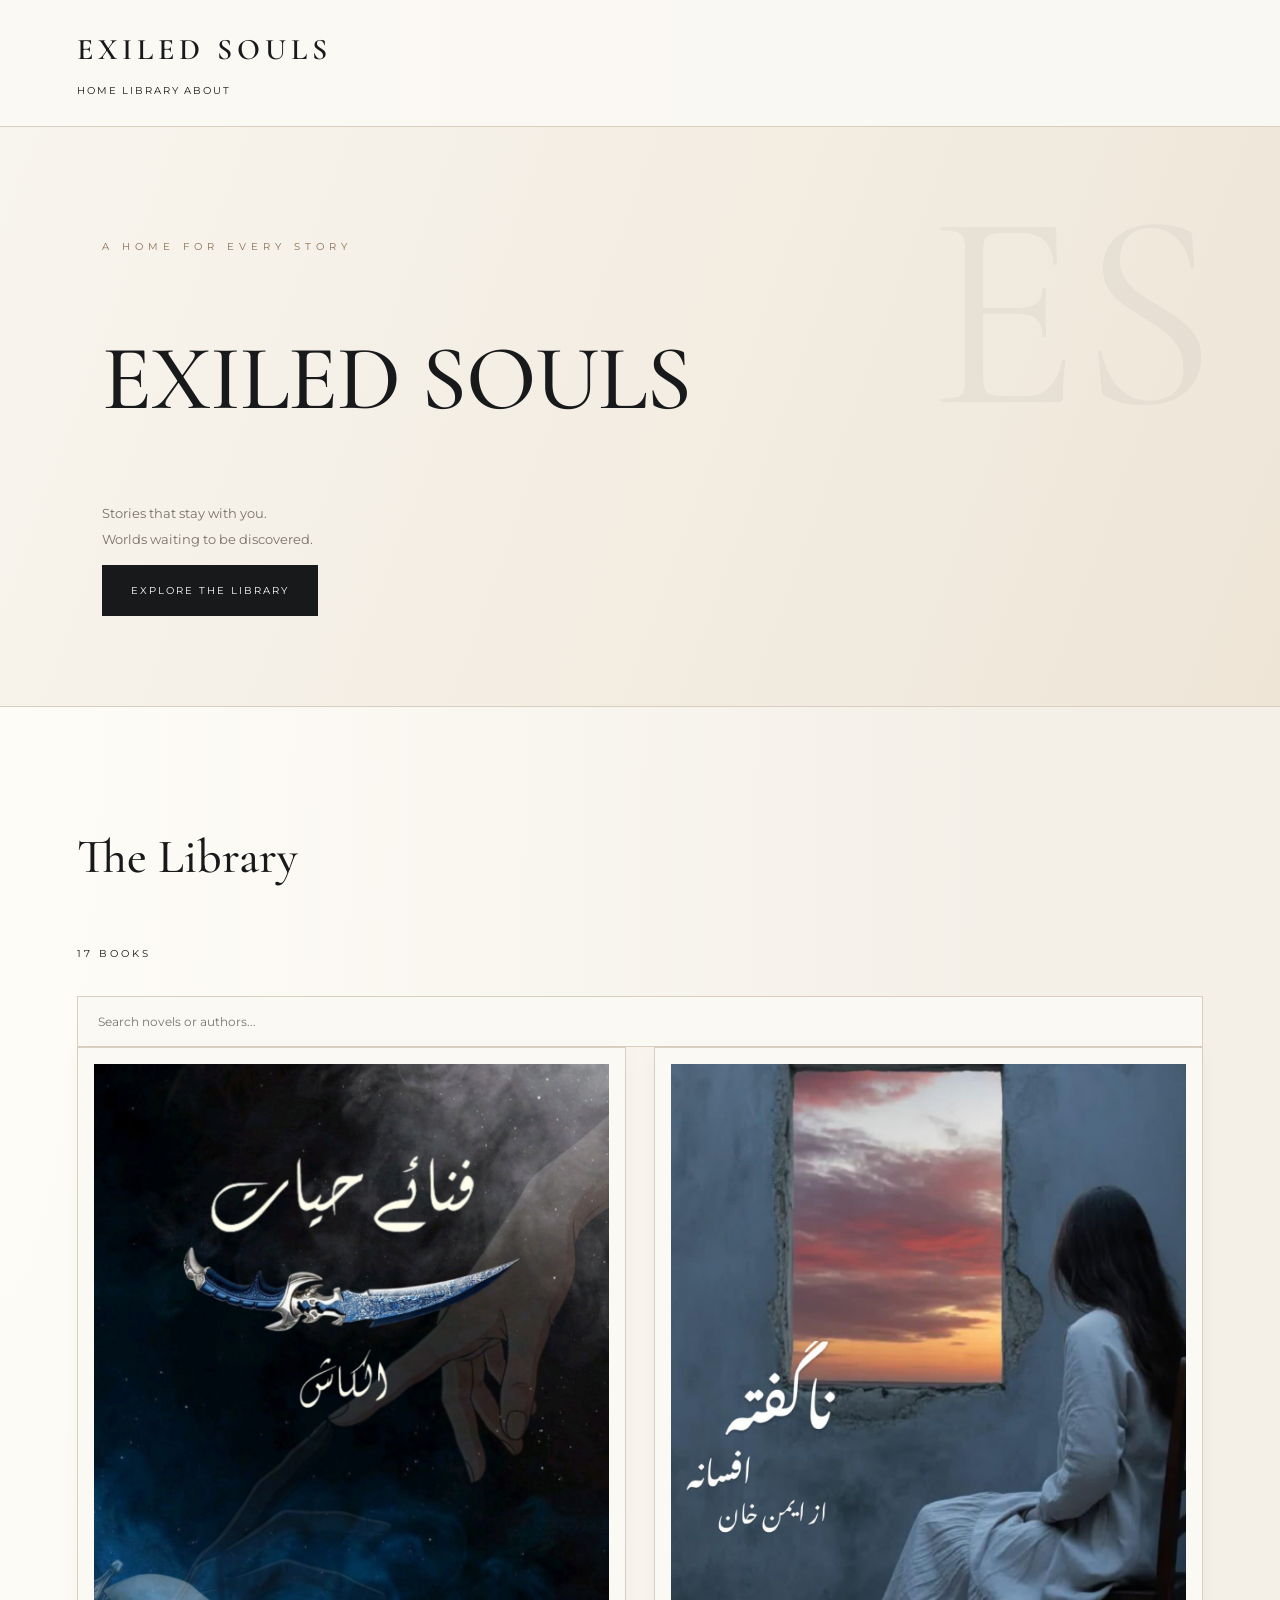
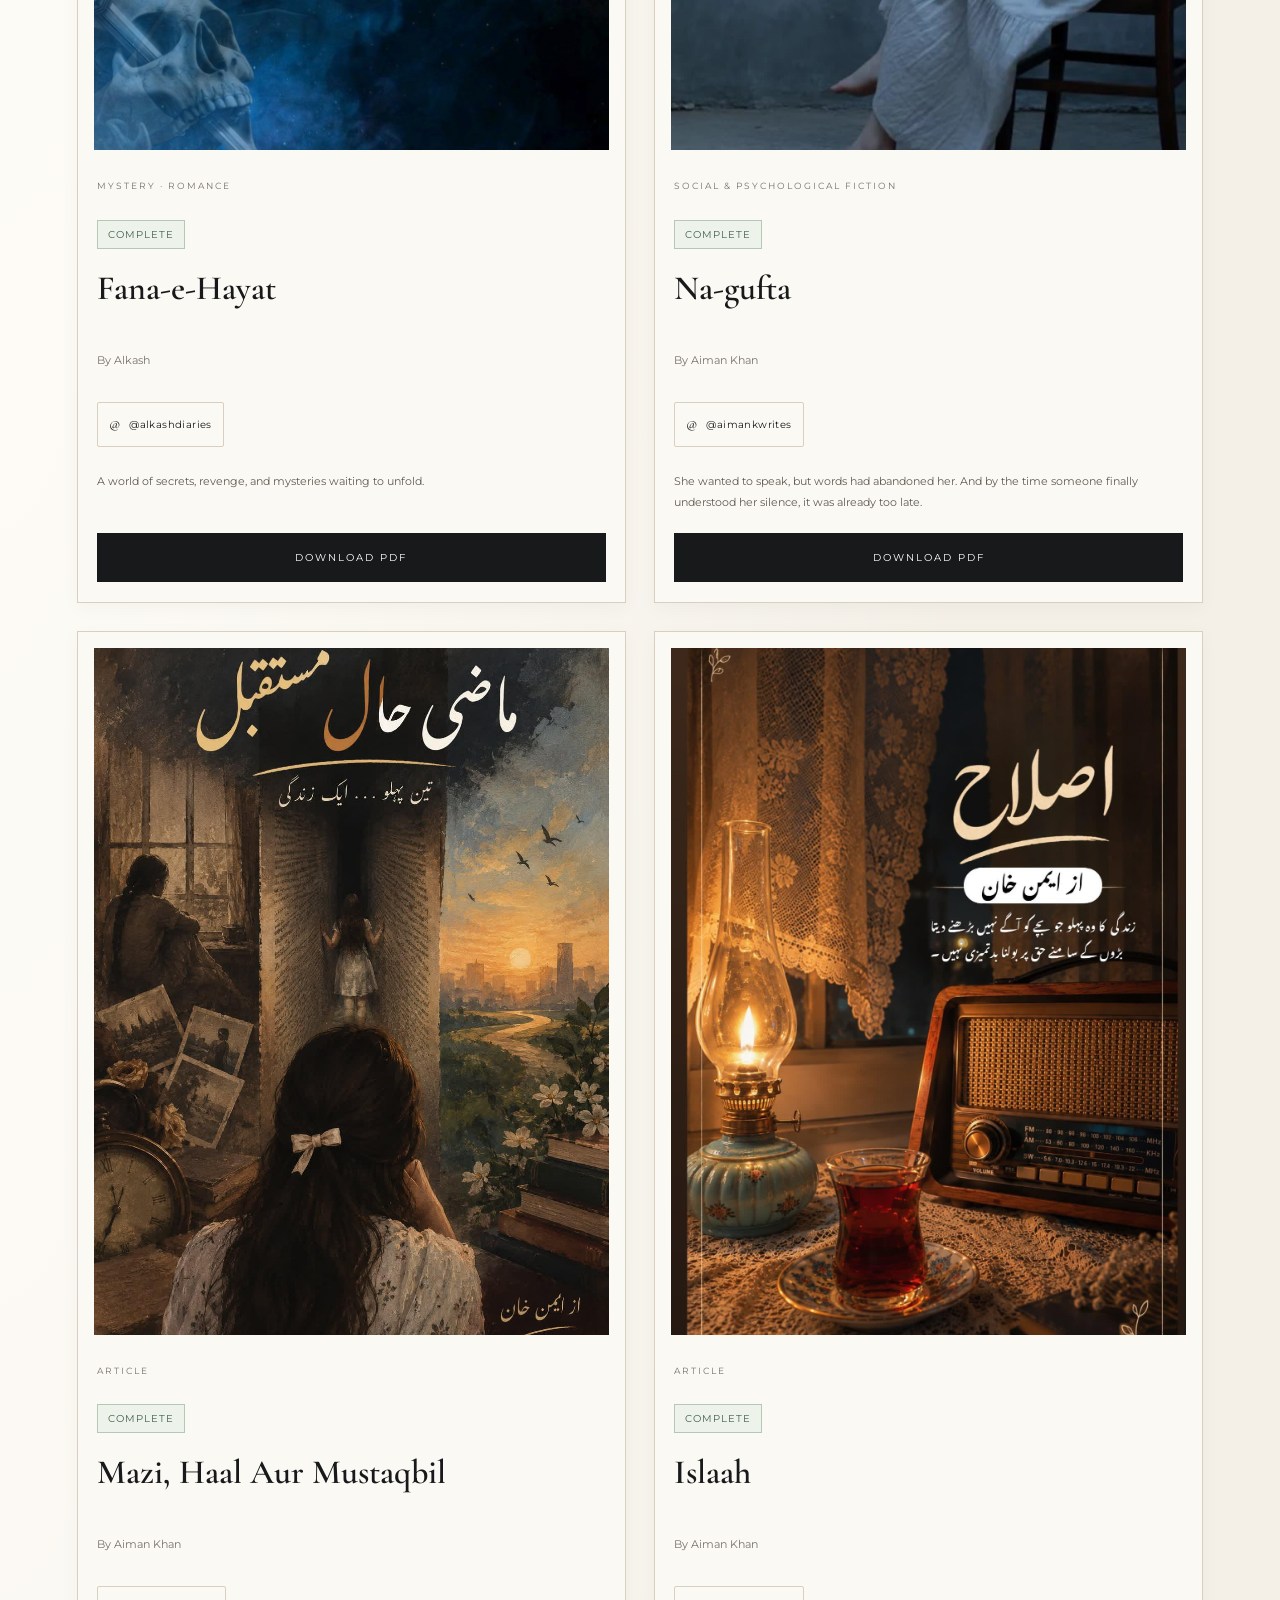
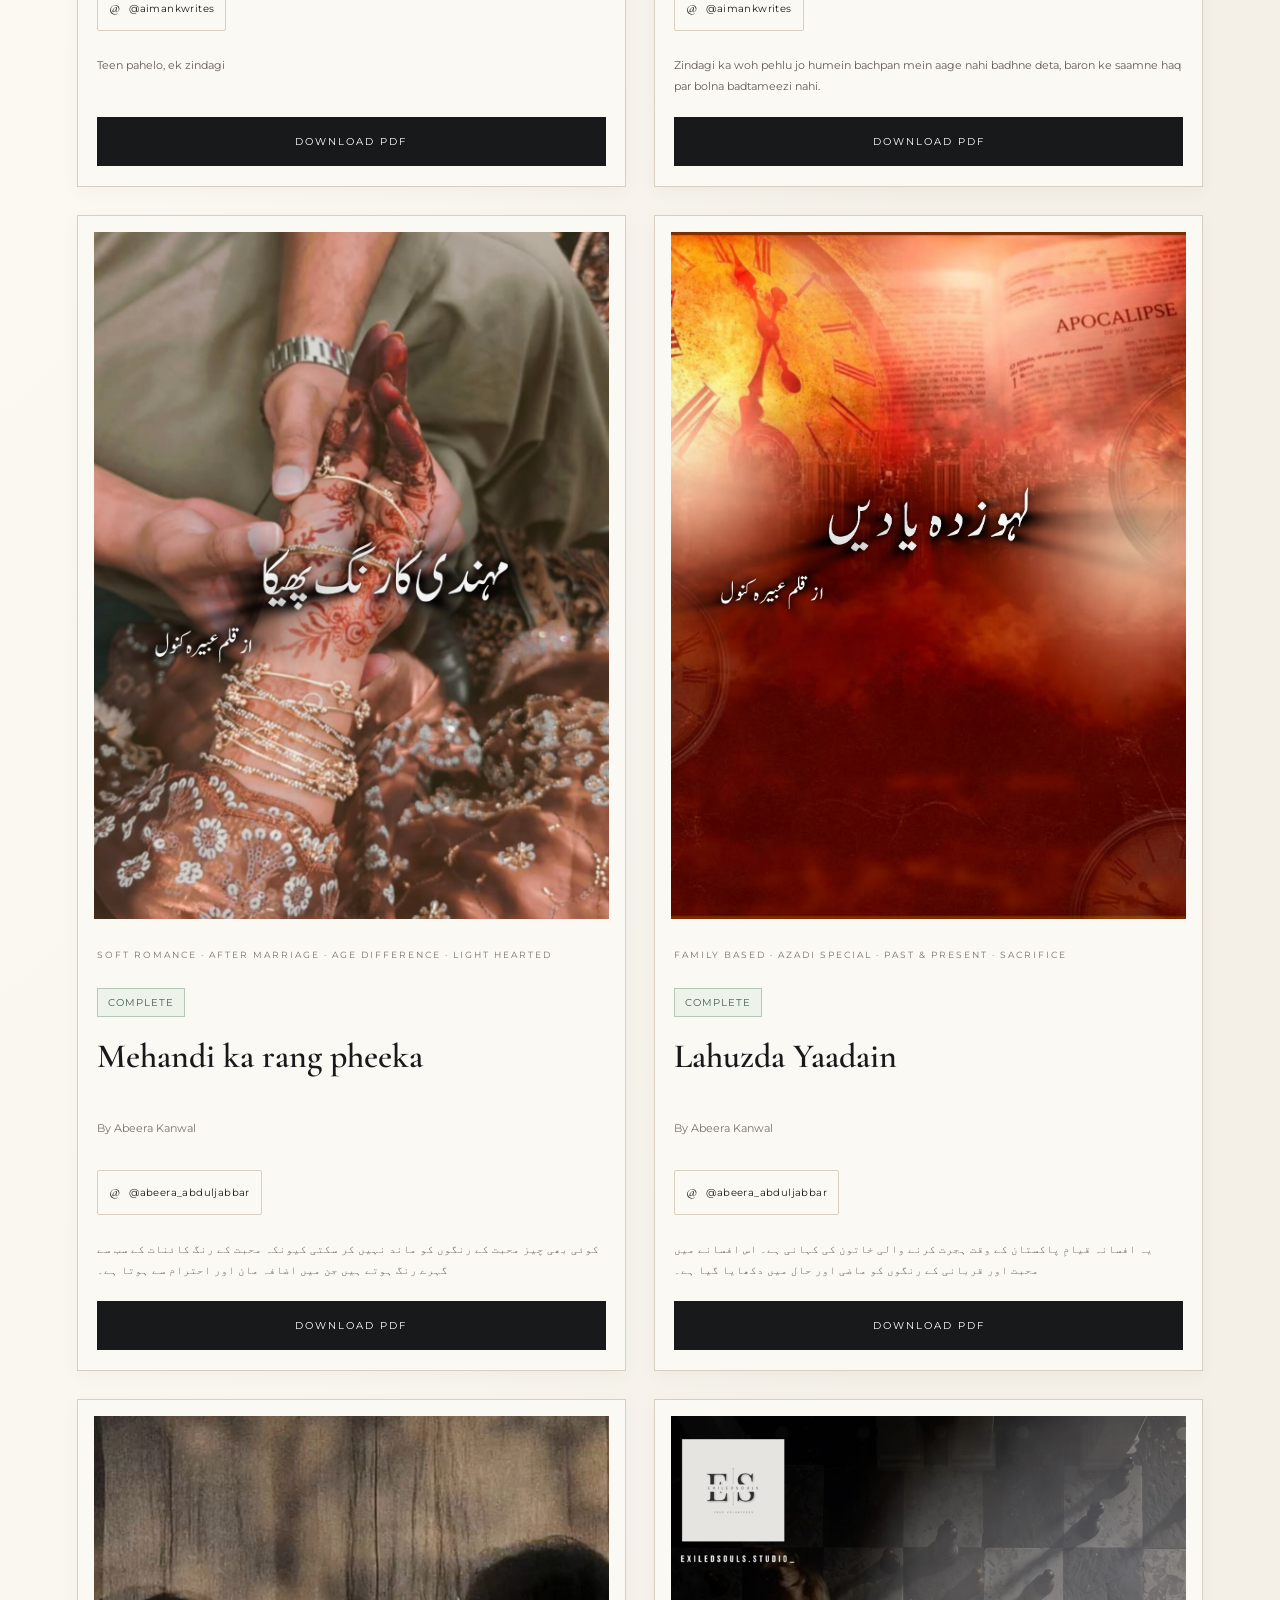
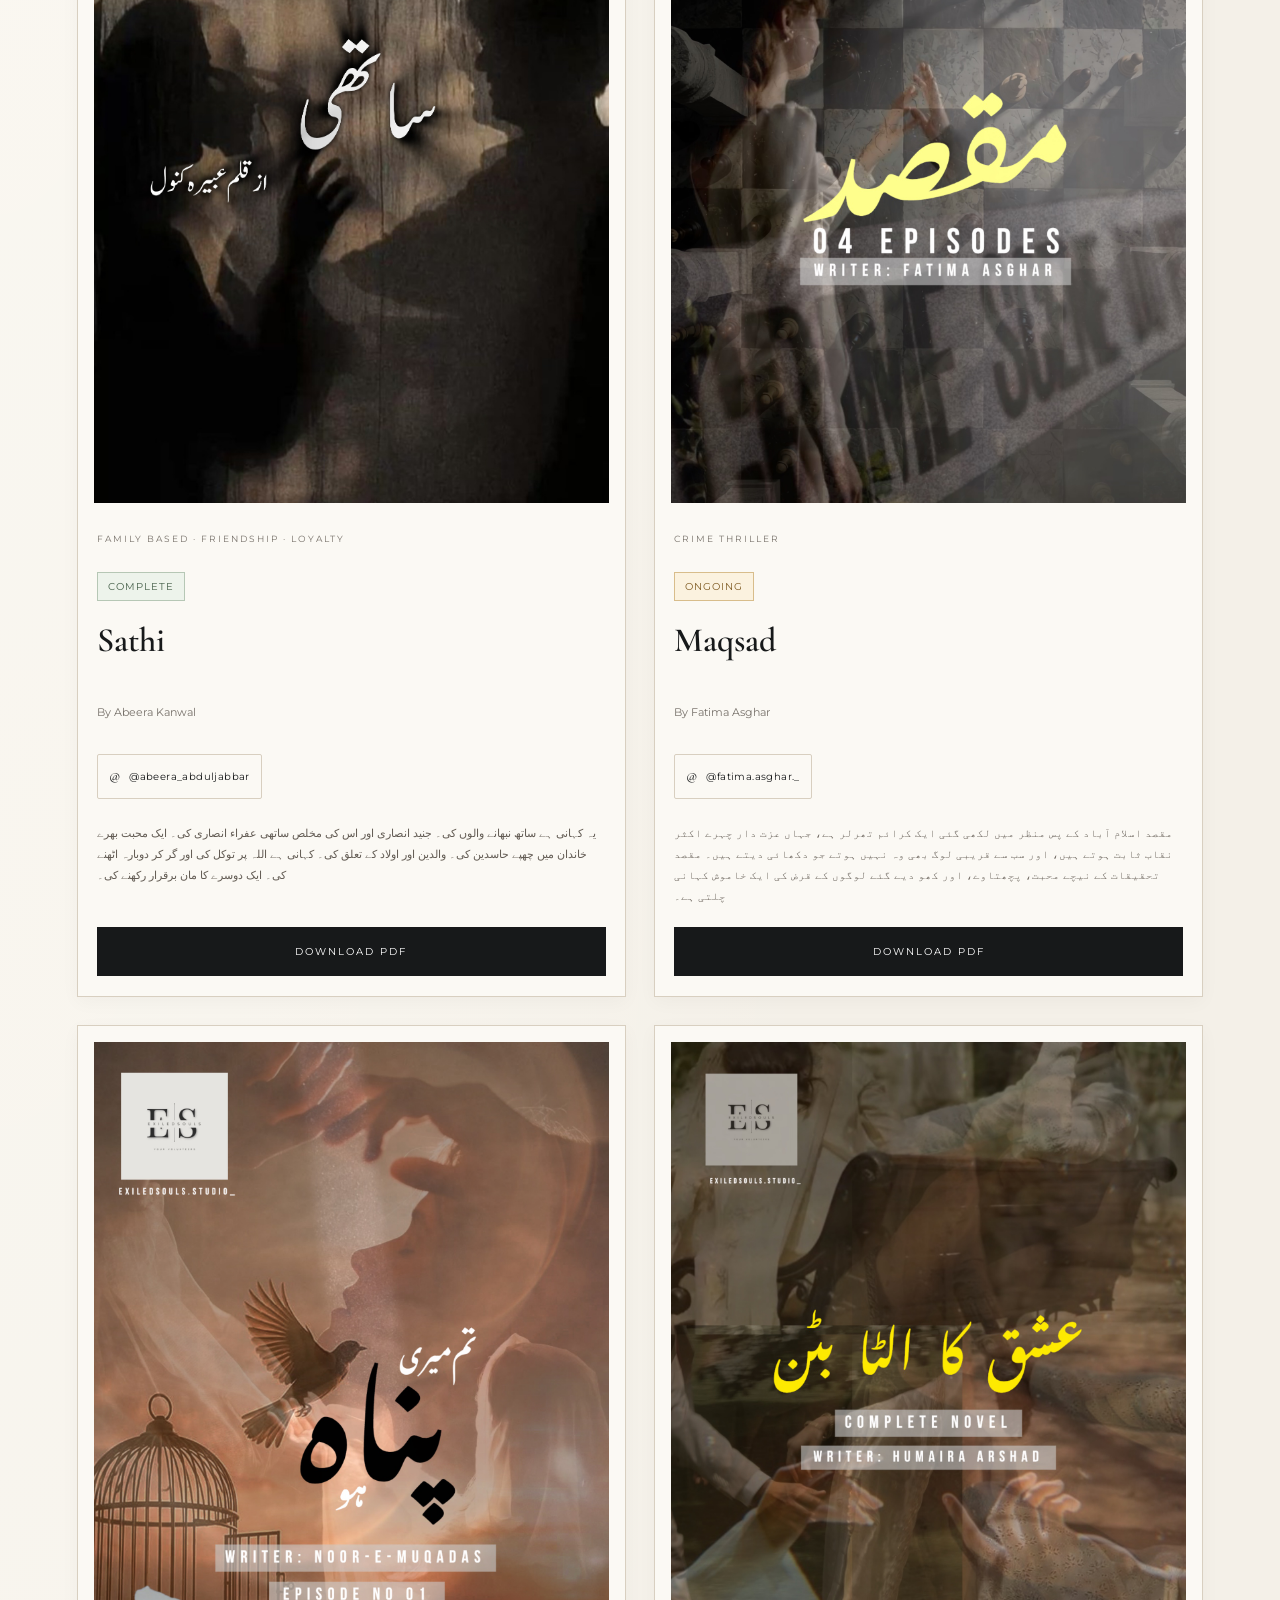
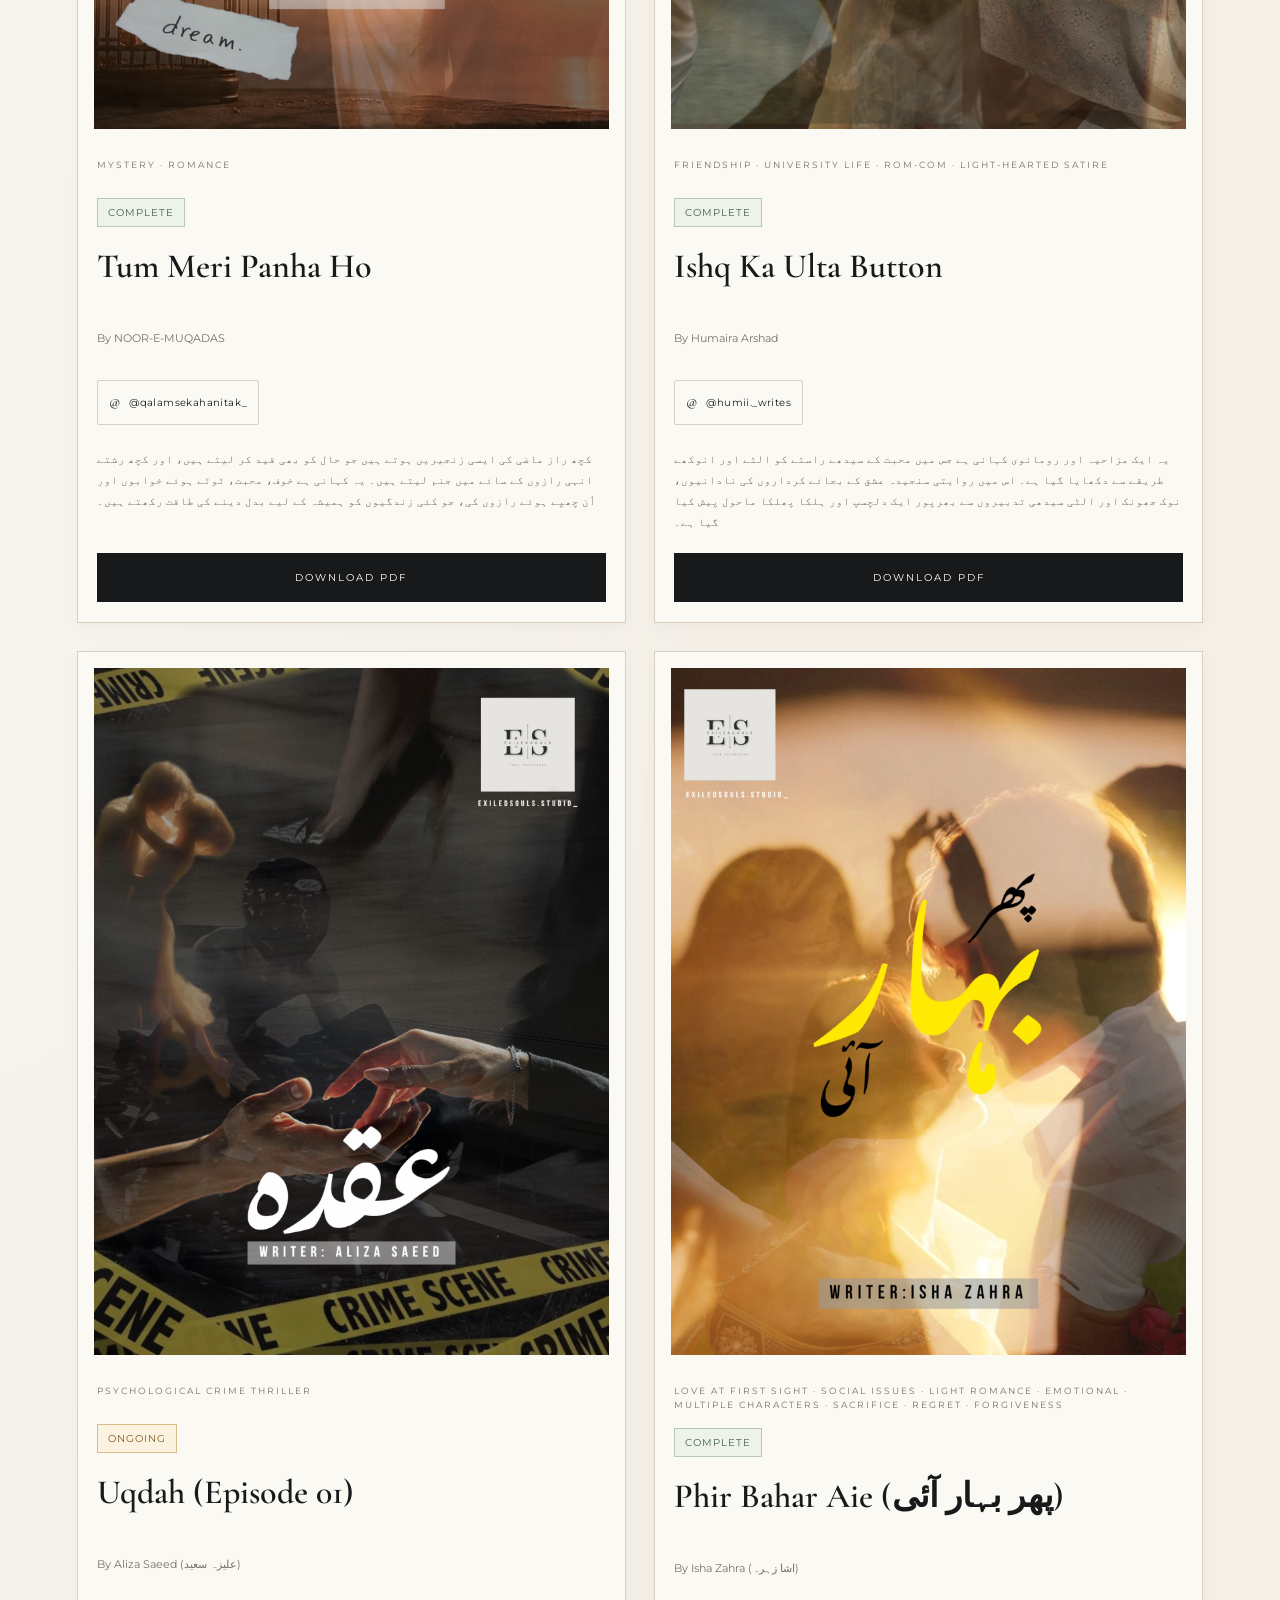
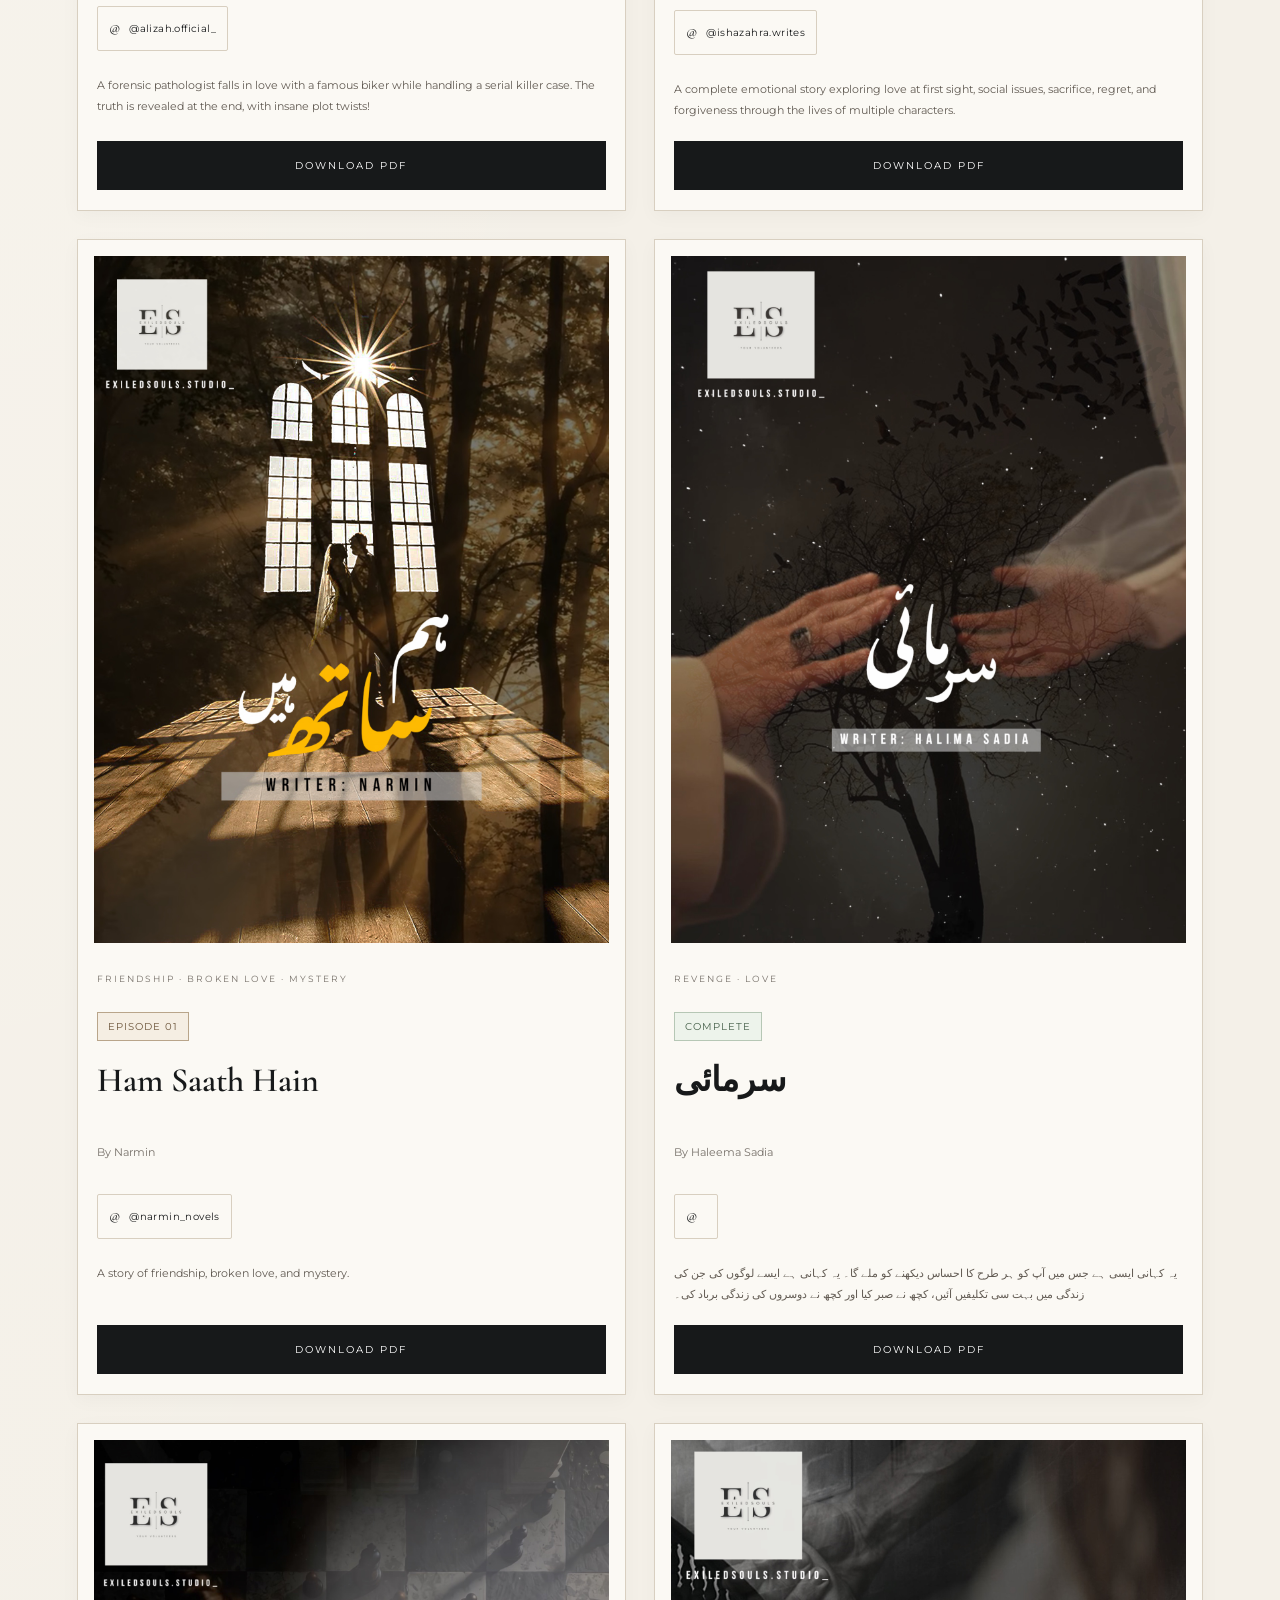
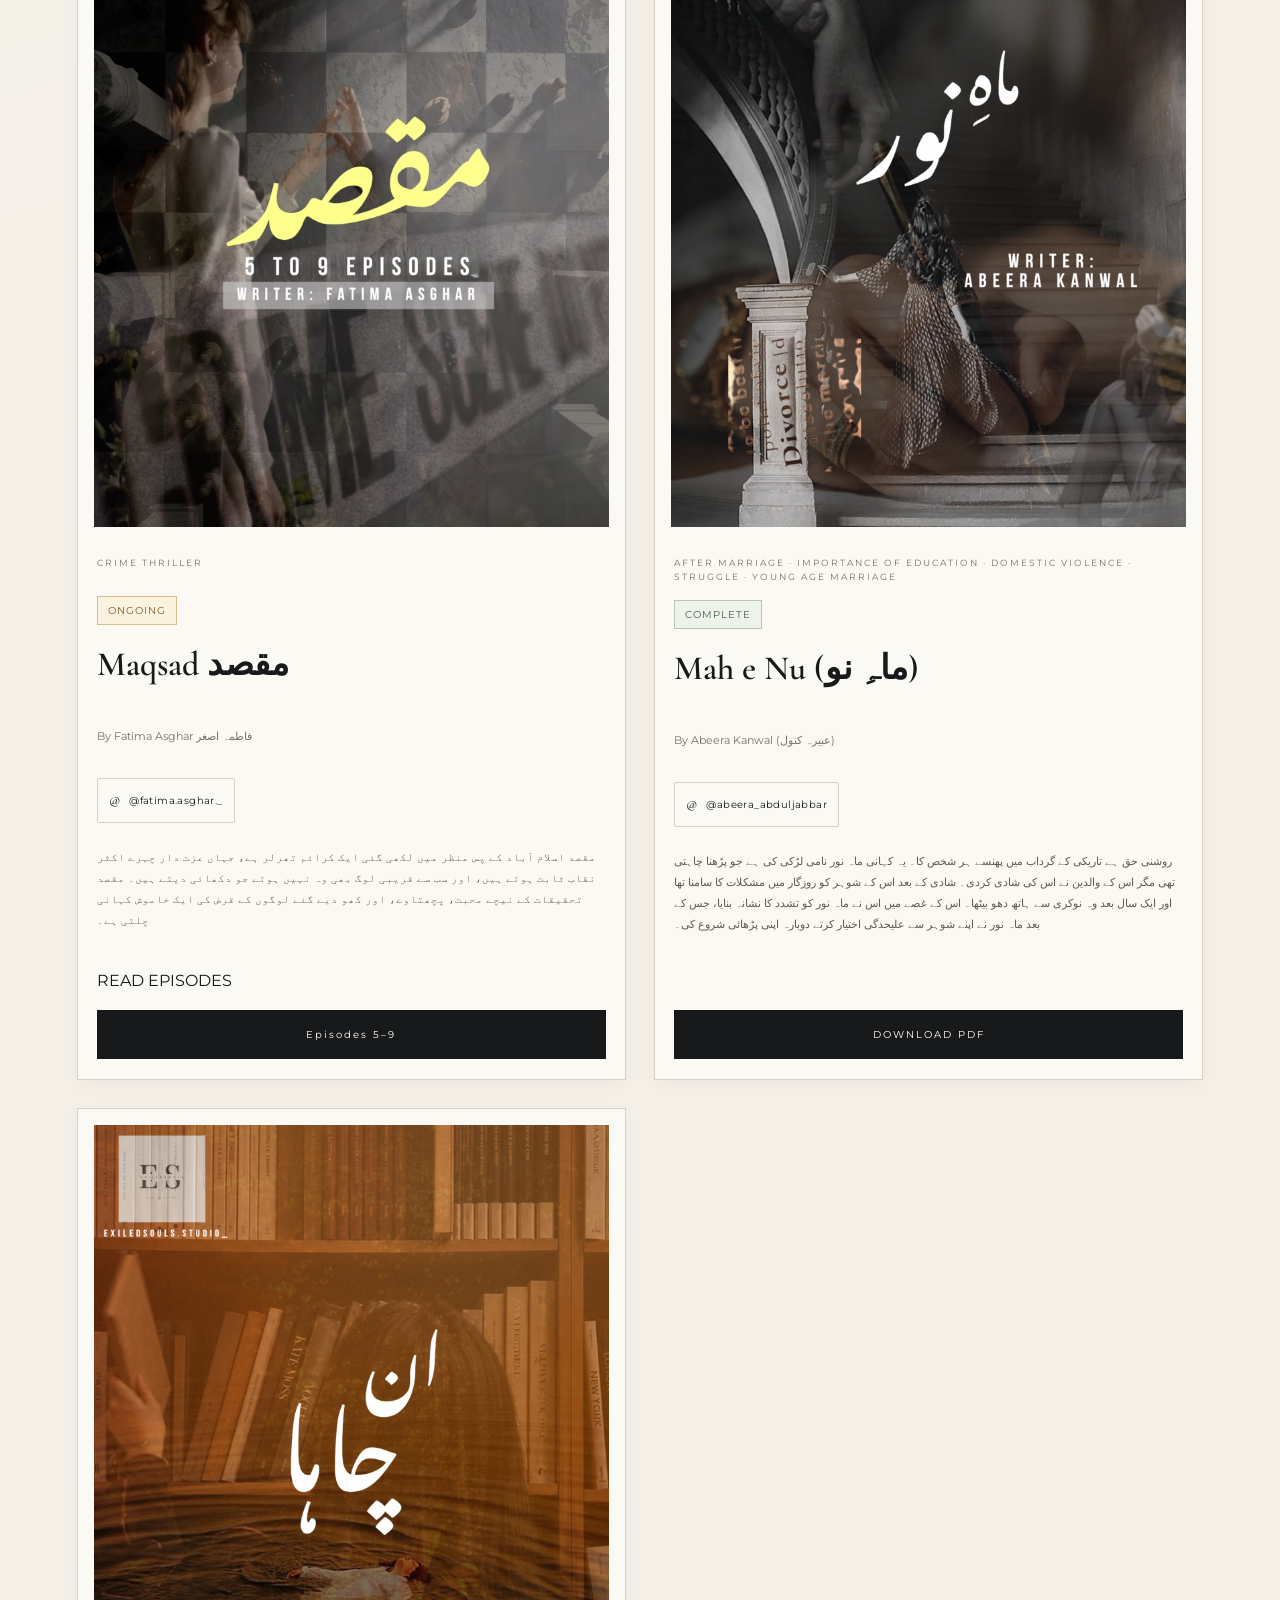
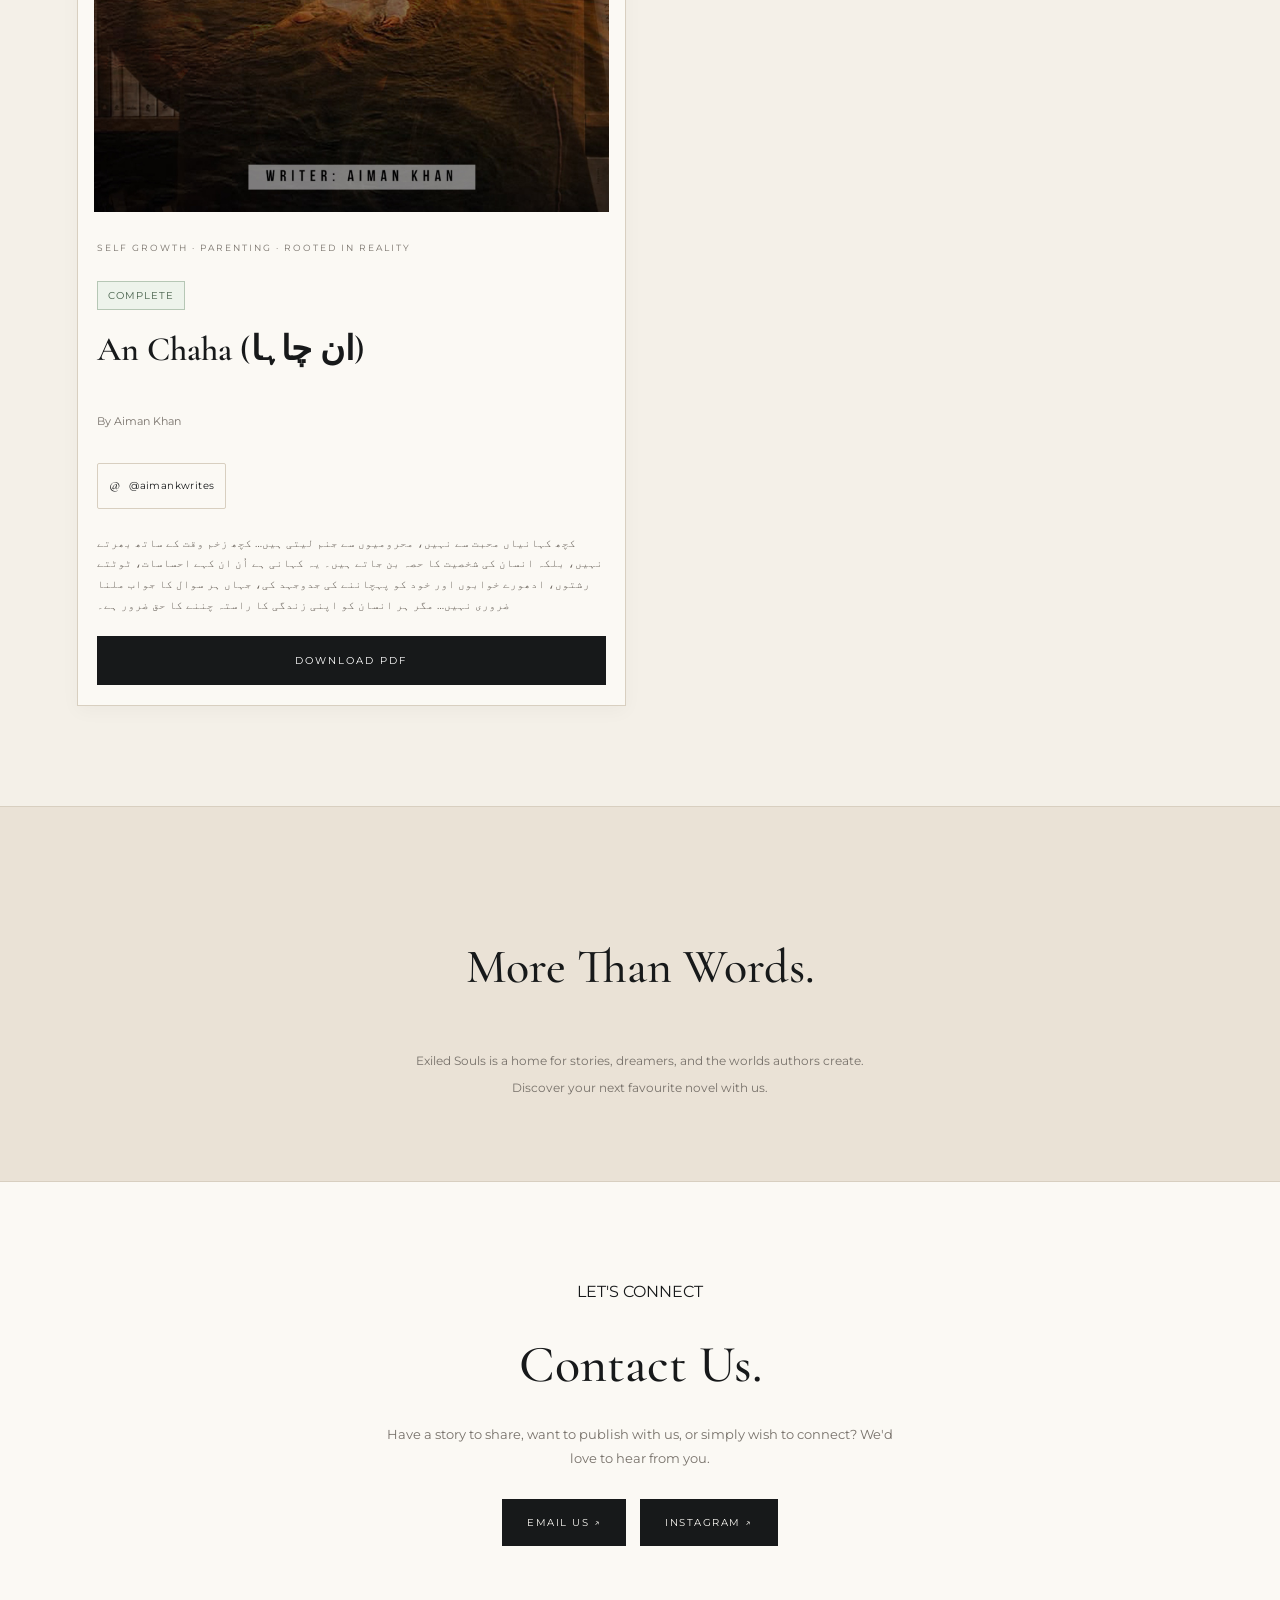
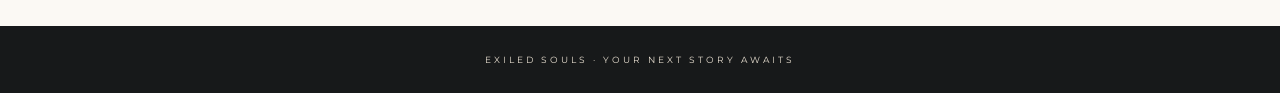
<file: index.html>
<!DOCTYPE html>
<html>
<head>
    <meta charset="UTF-8">
    <meta http-equiv="refresh" content="0; url=pdf.html">
    <title>EXILED SOULS</title>
</head>
<body>
    <p>Opening EXILED SOULS...</p>
    <a href="pdf.html">Open Novel Library</a>
</body>
</html>
</file>
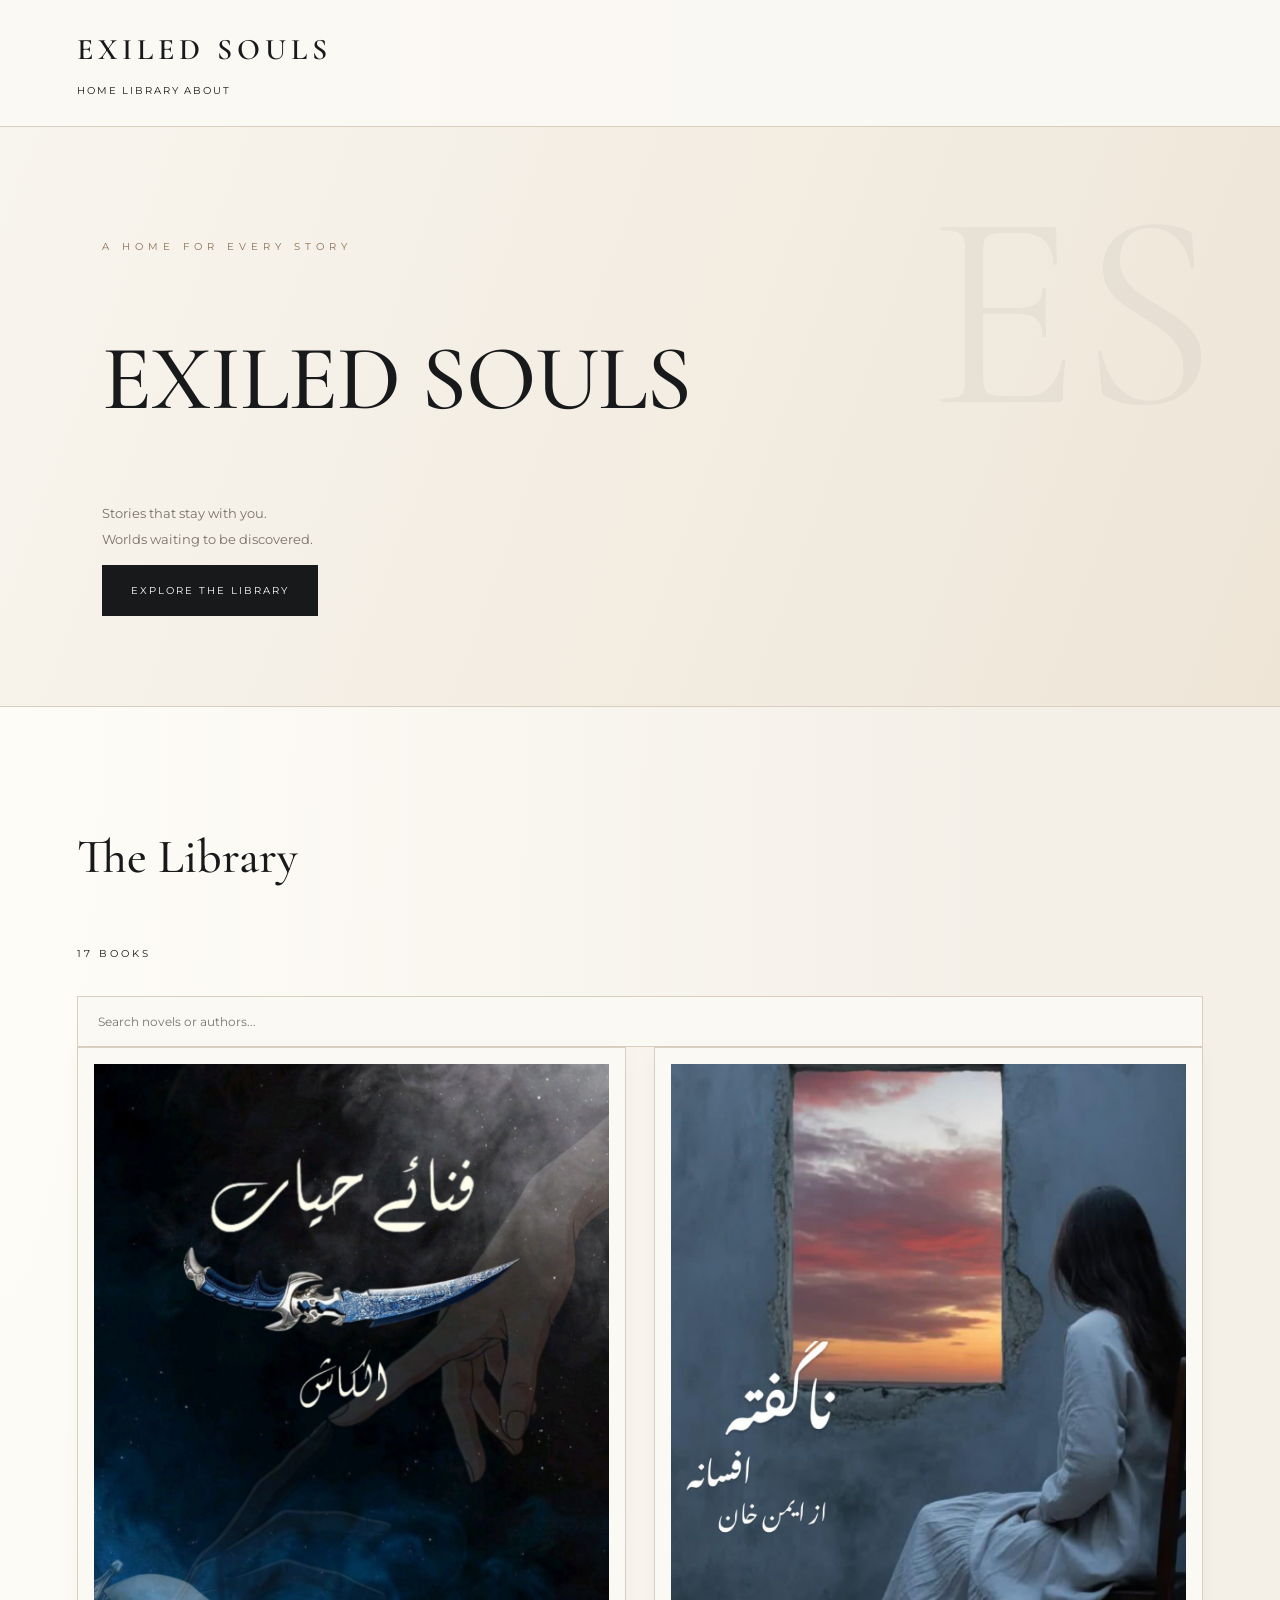
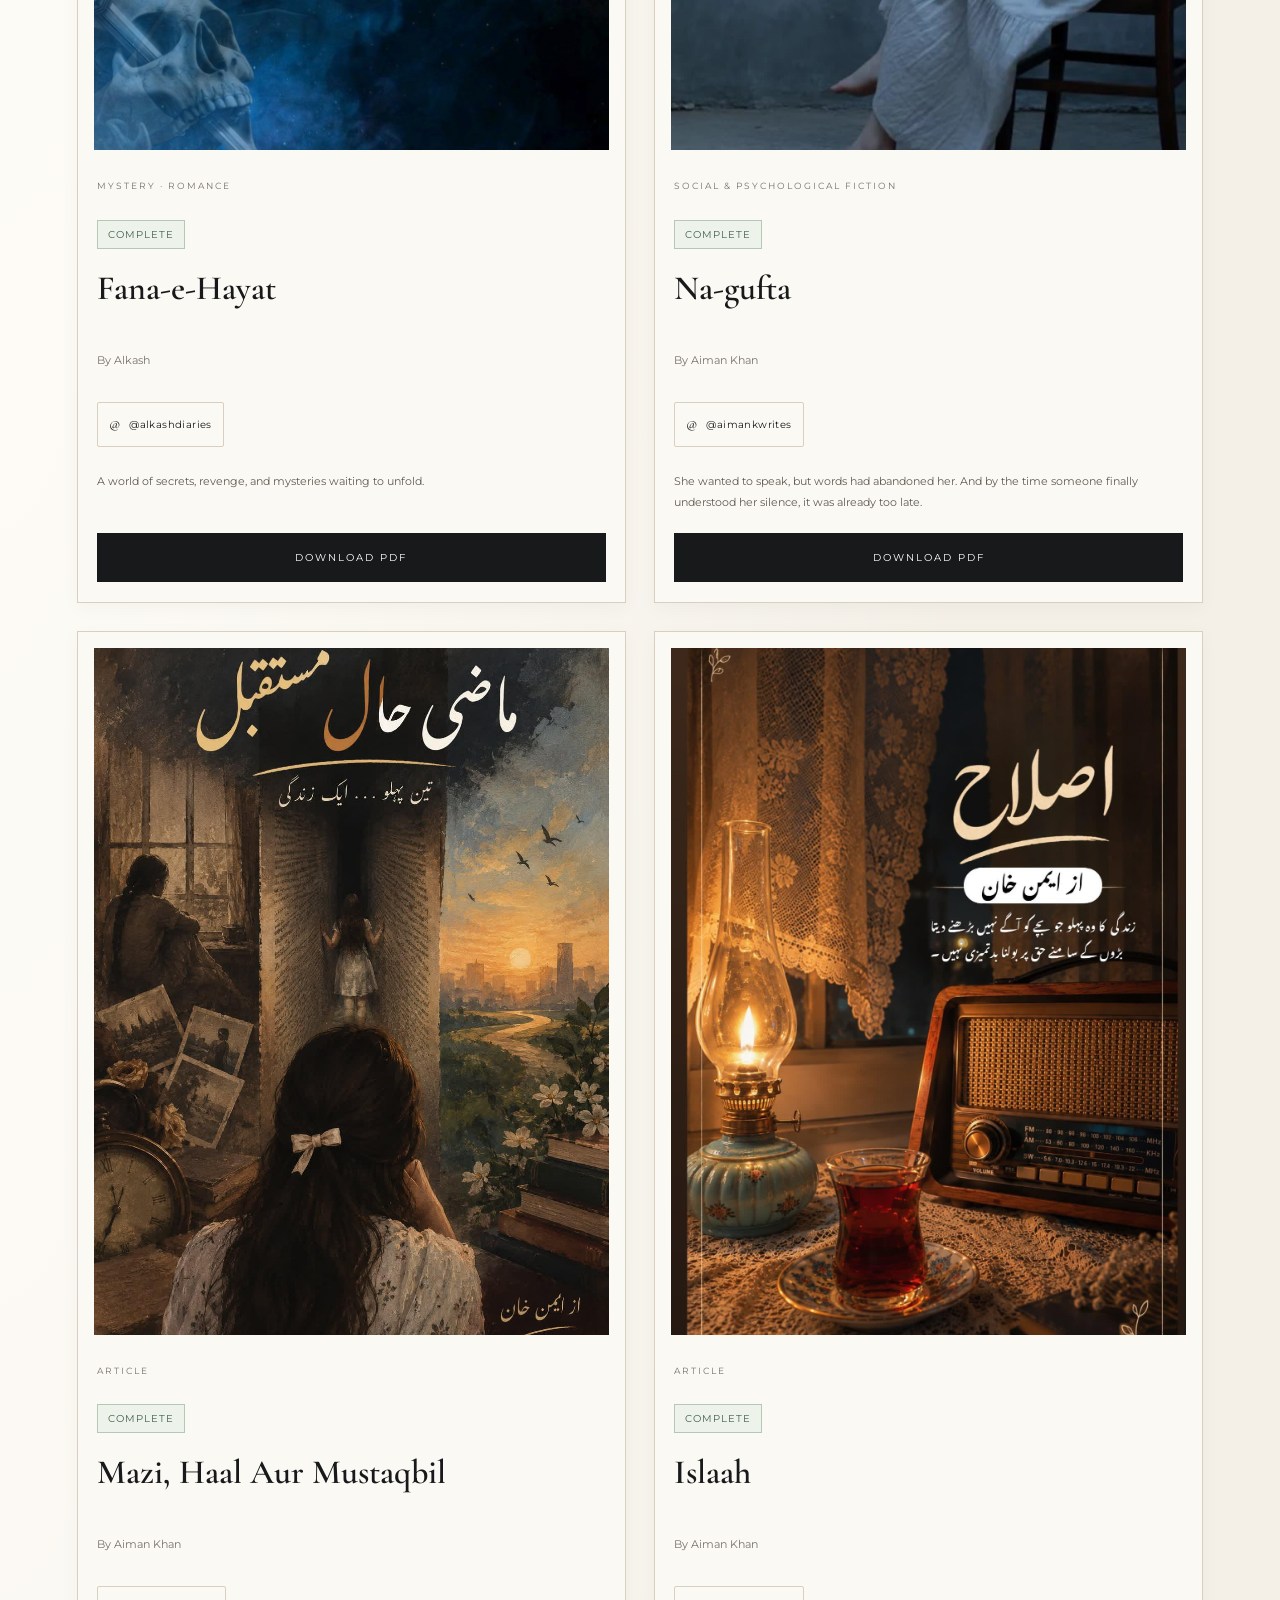
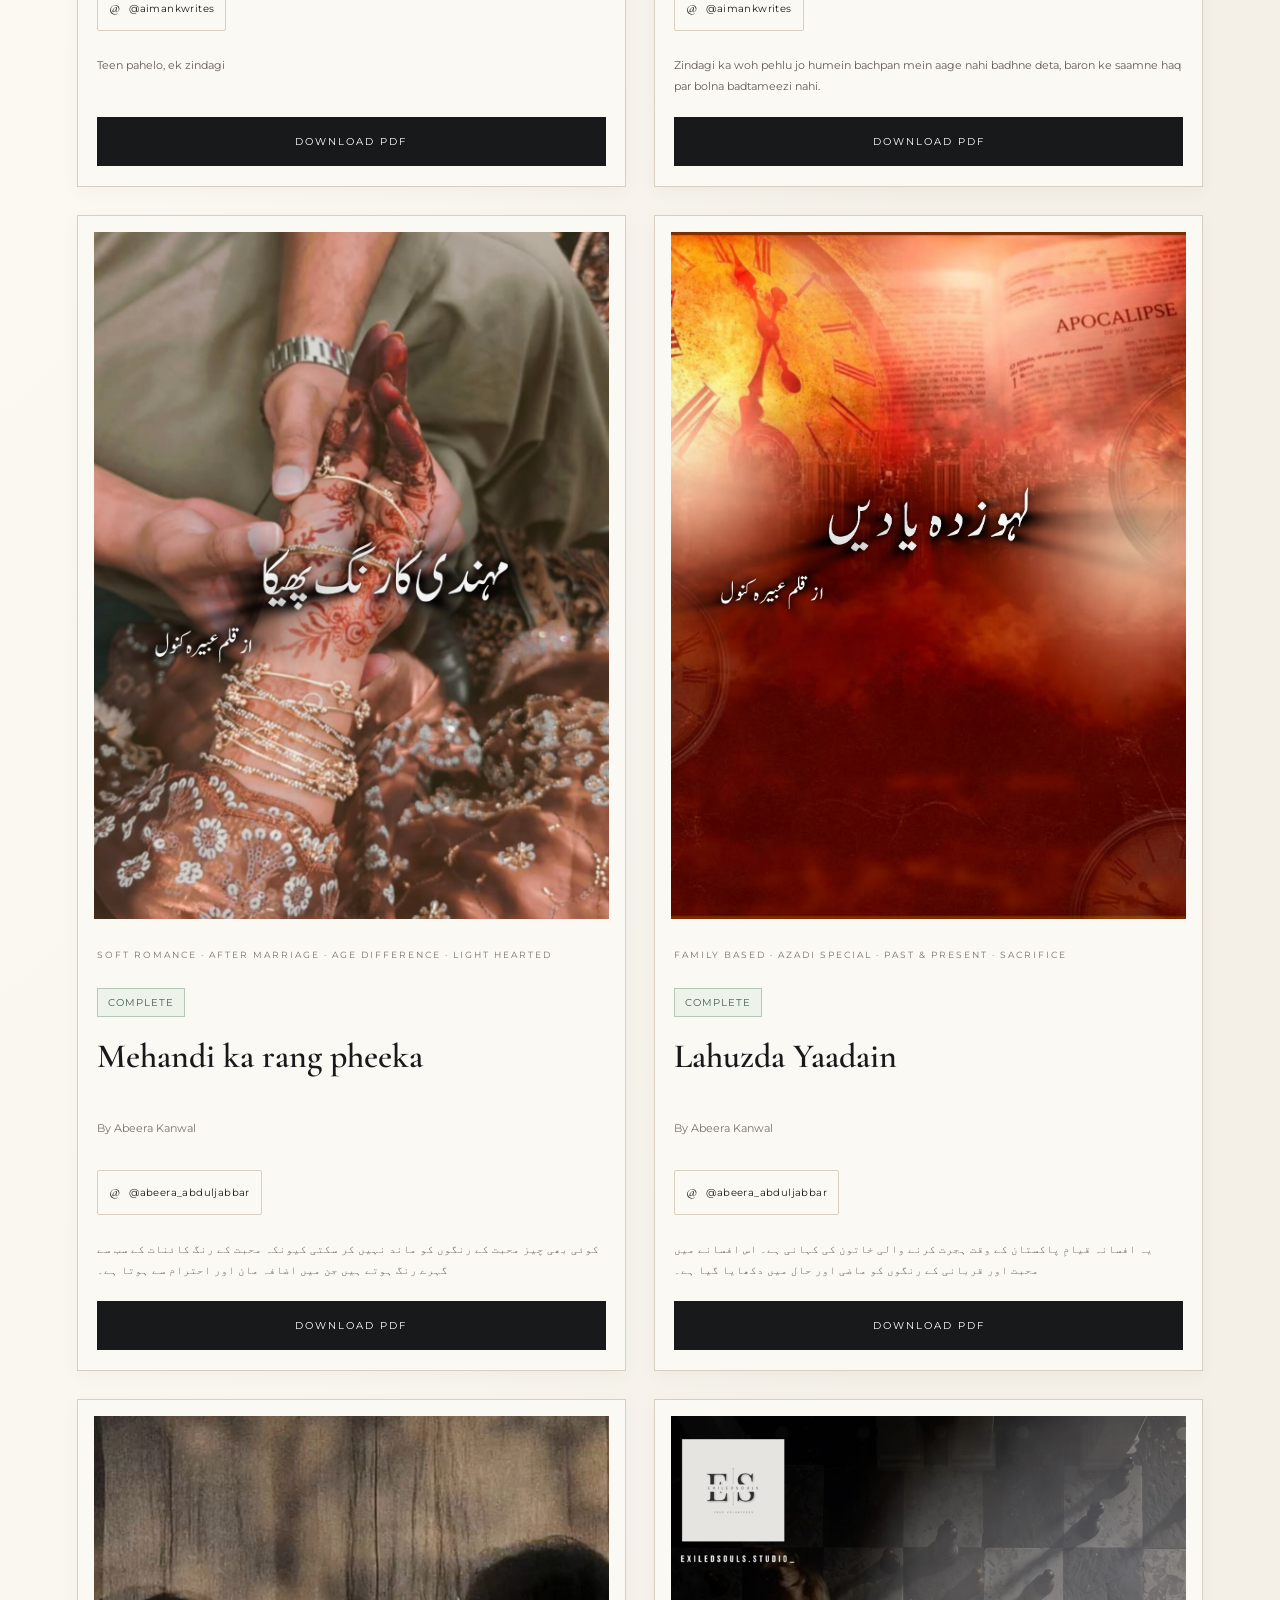
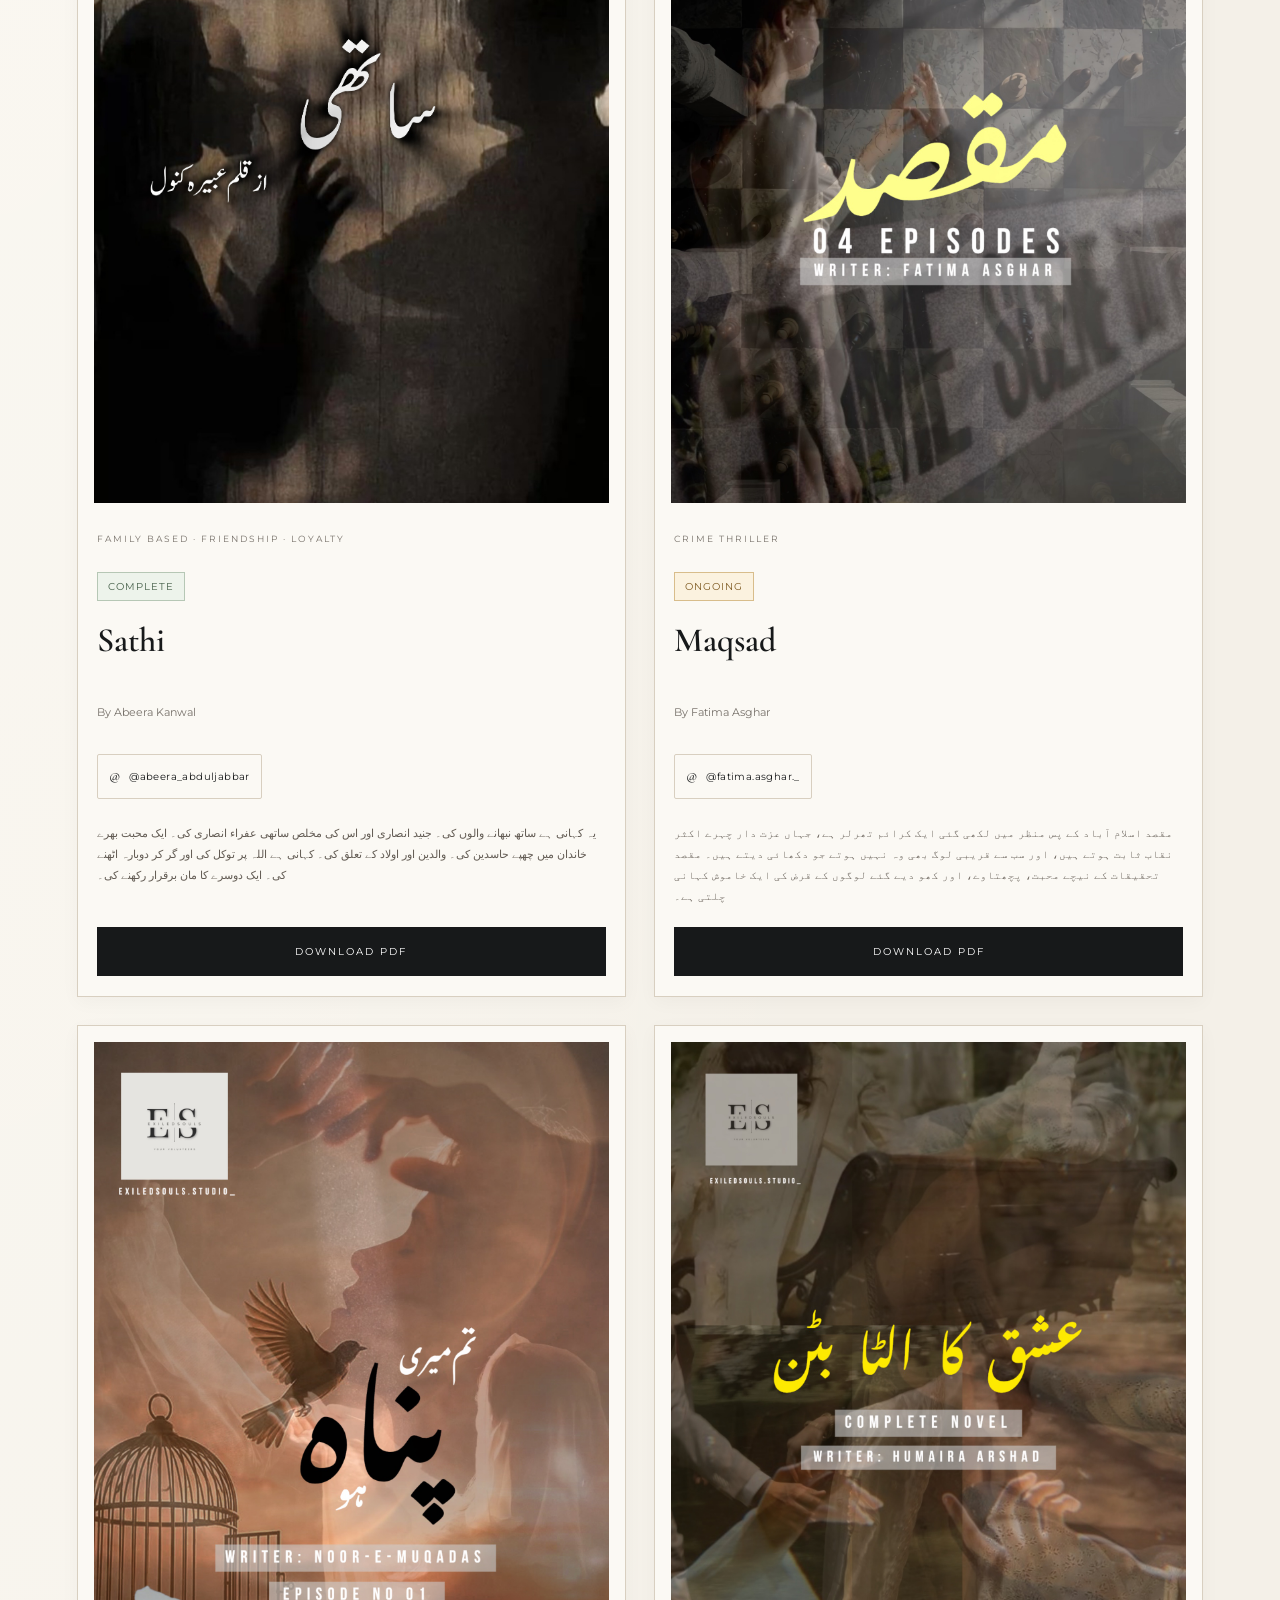
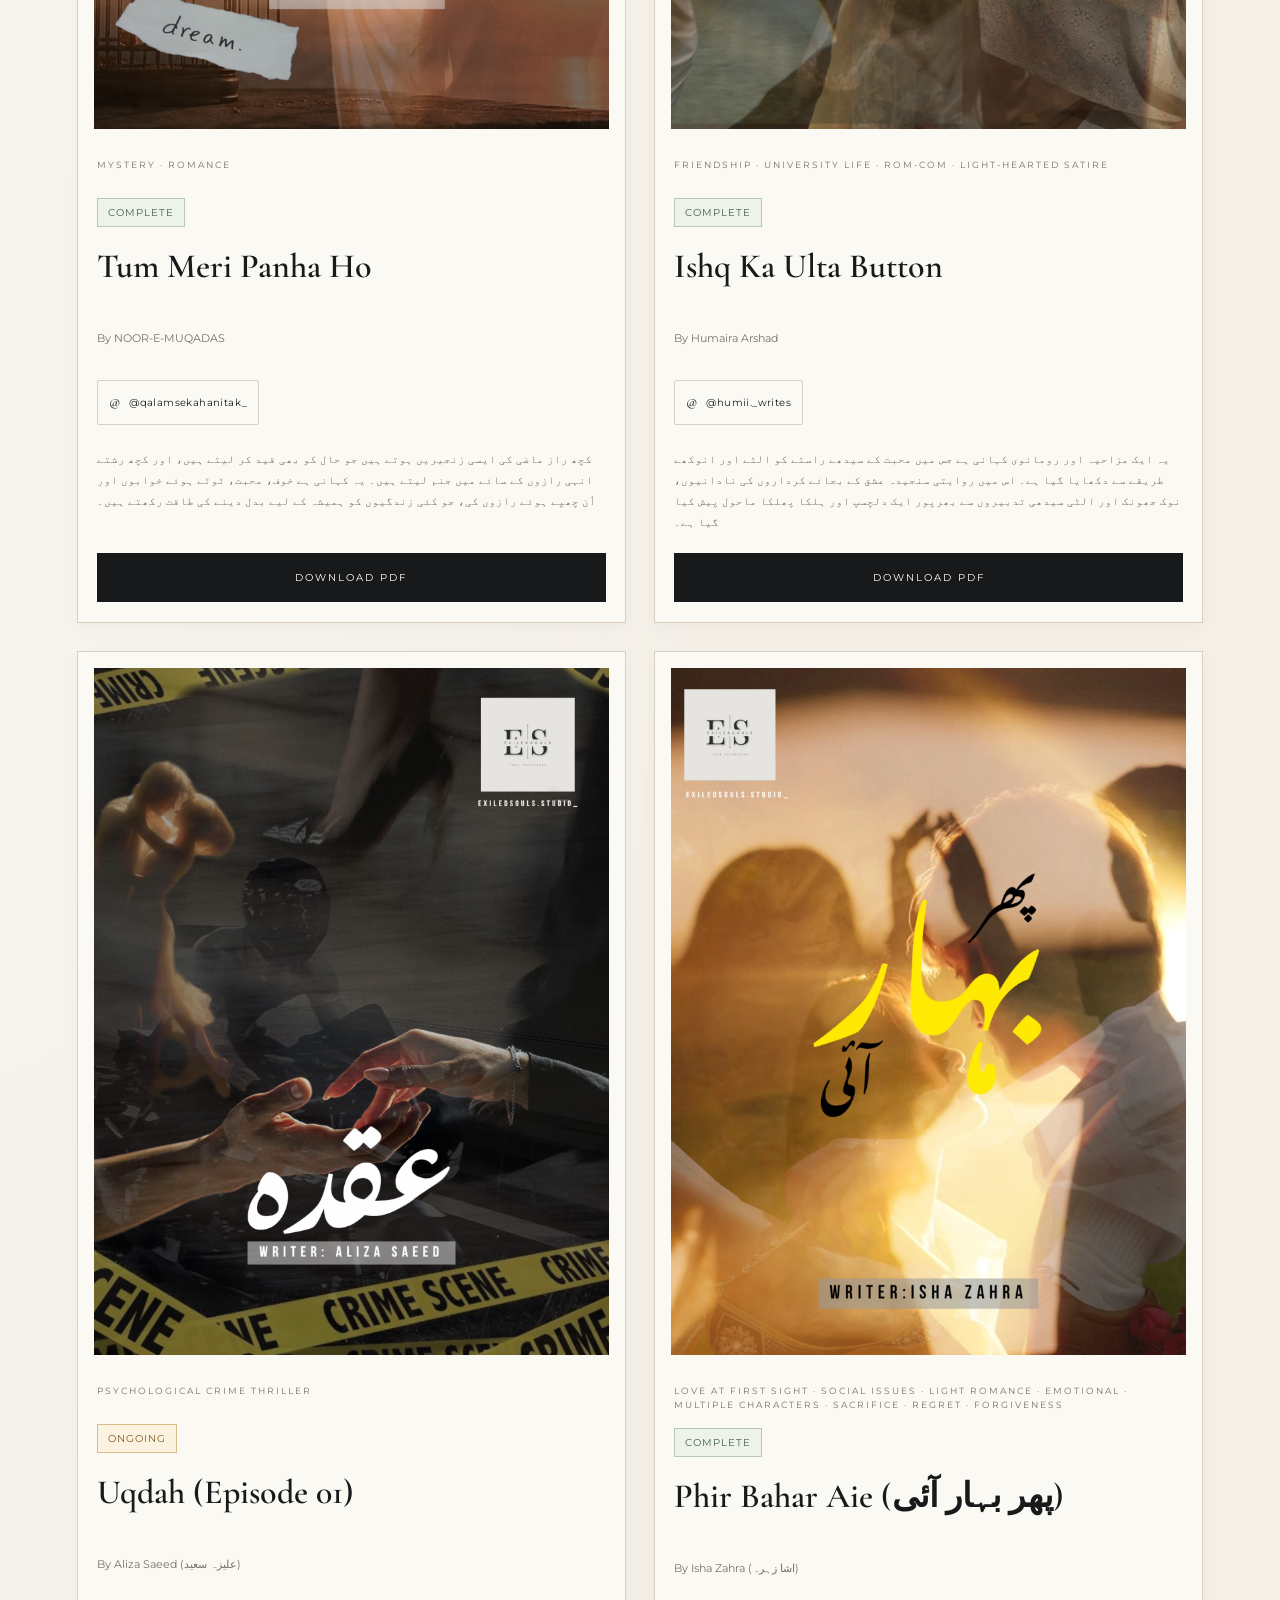
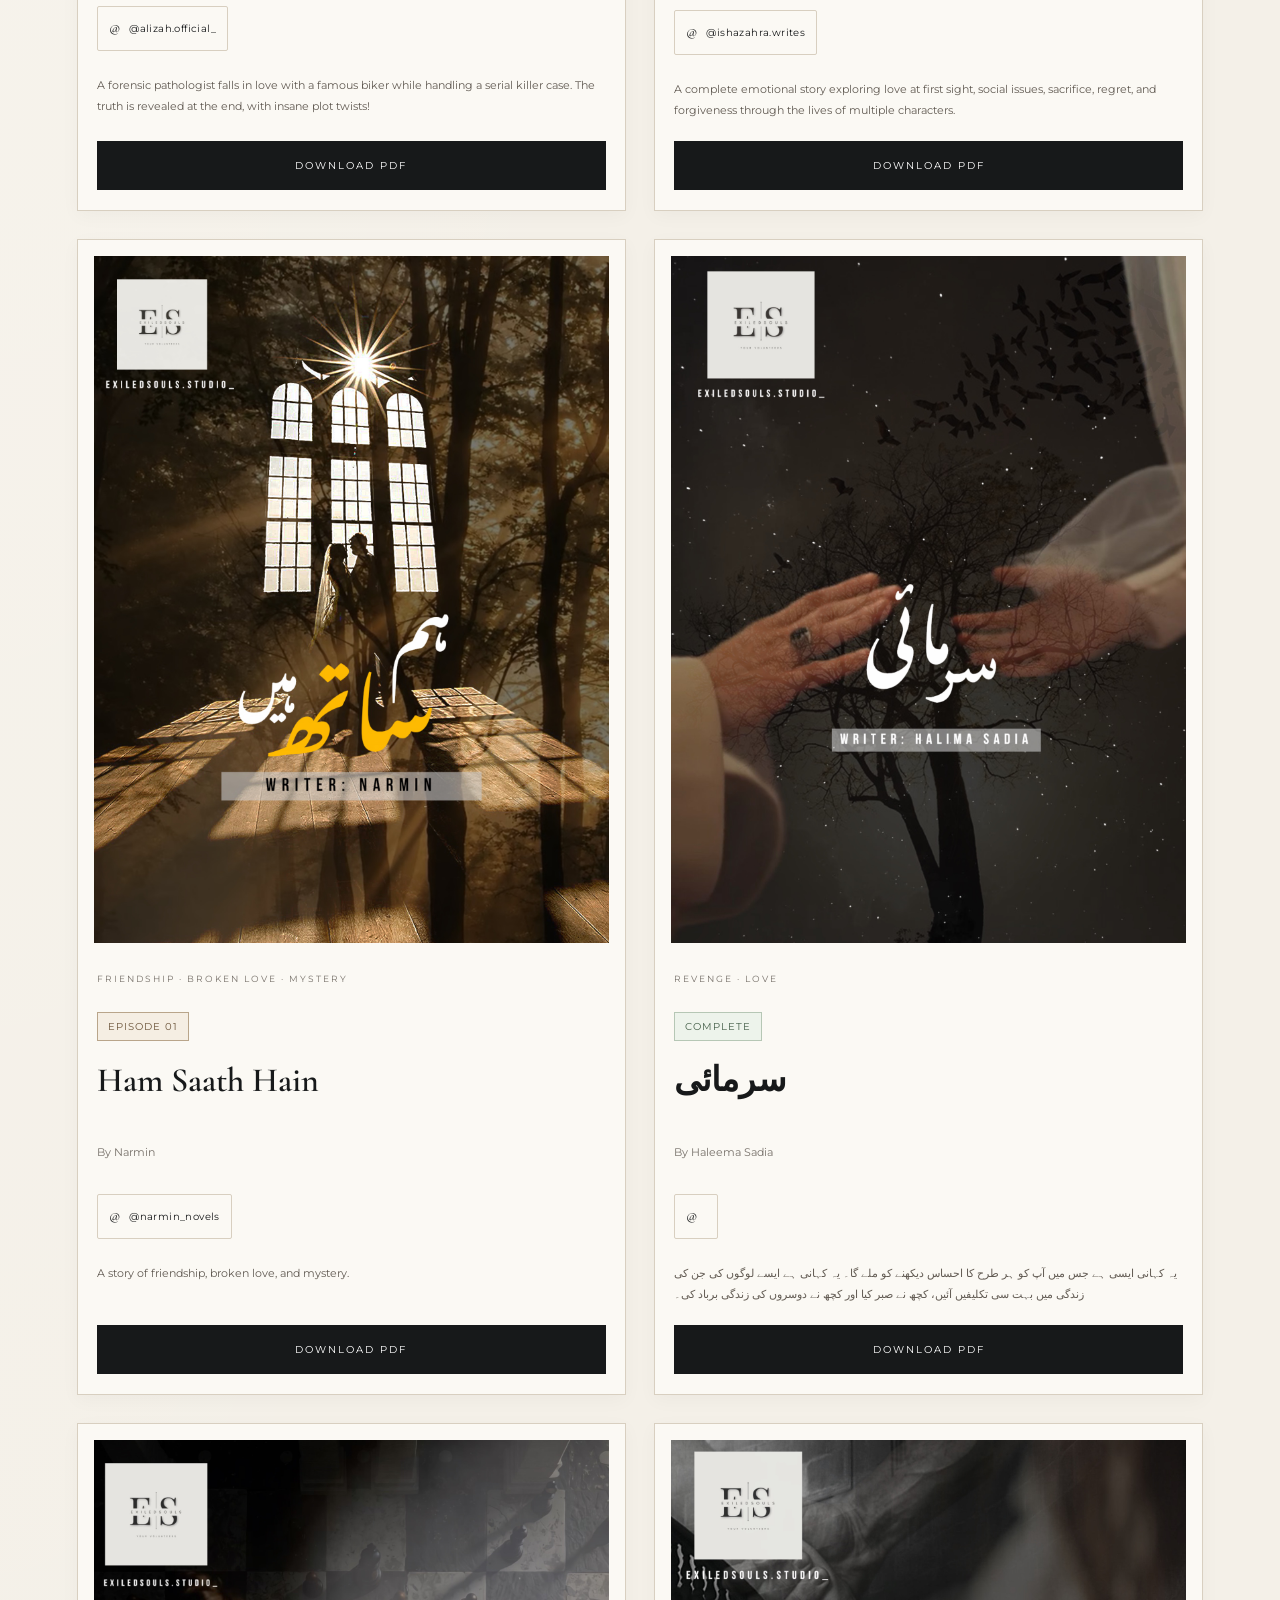
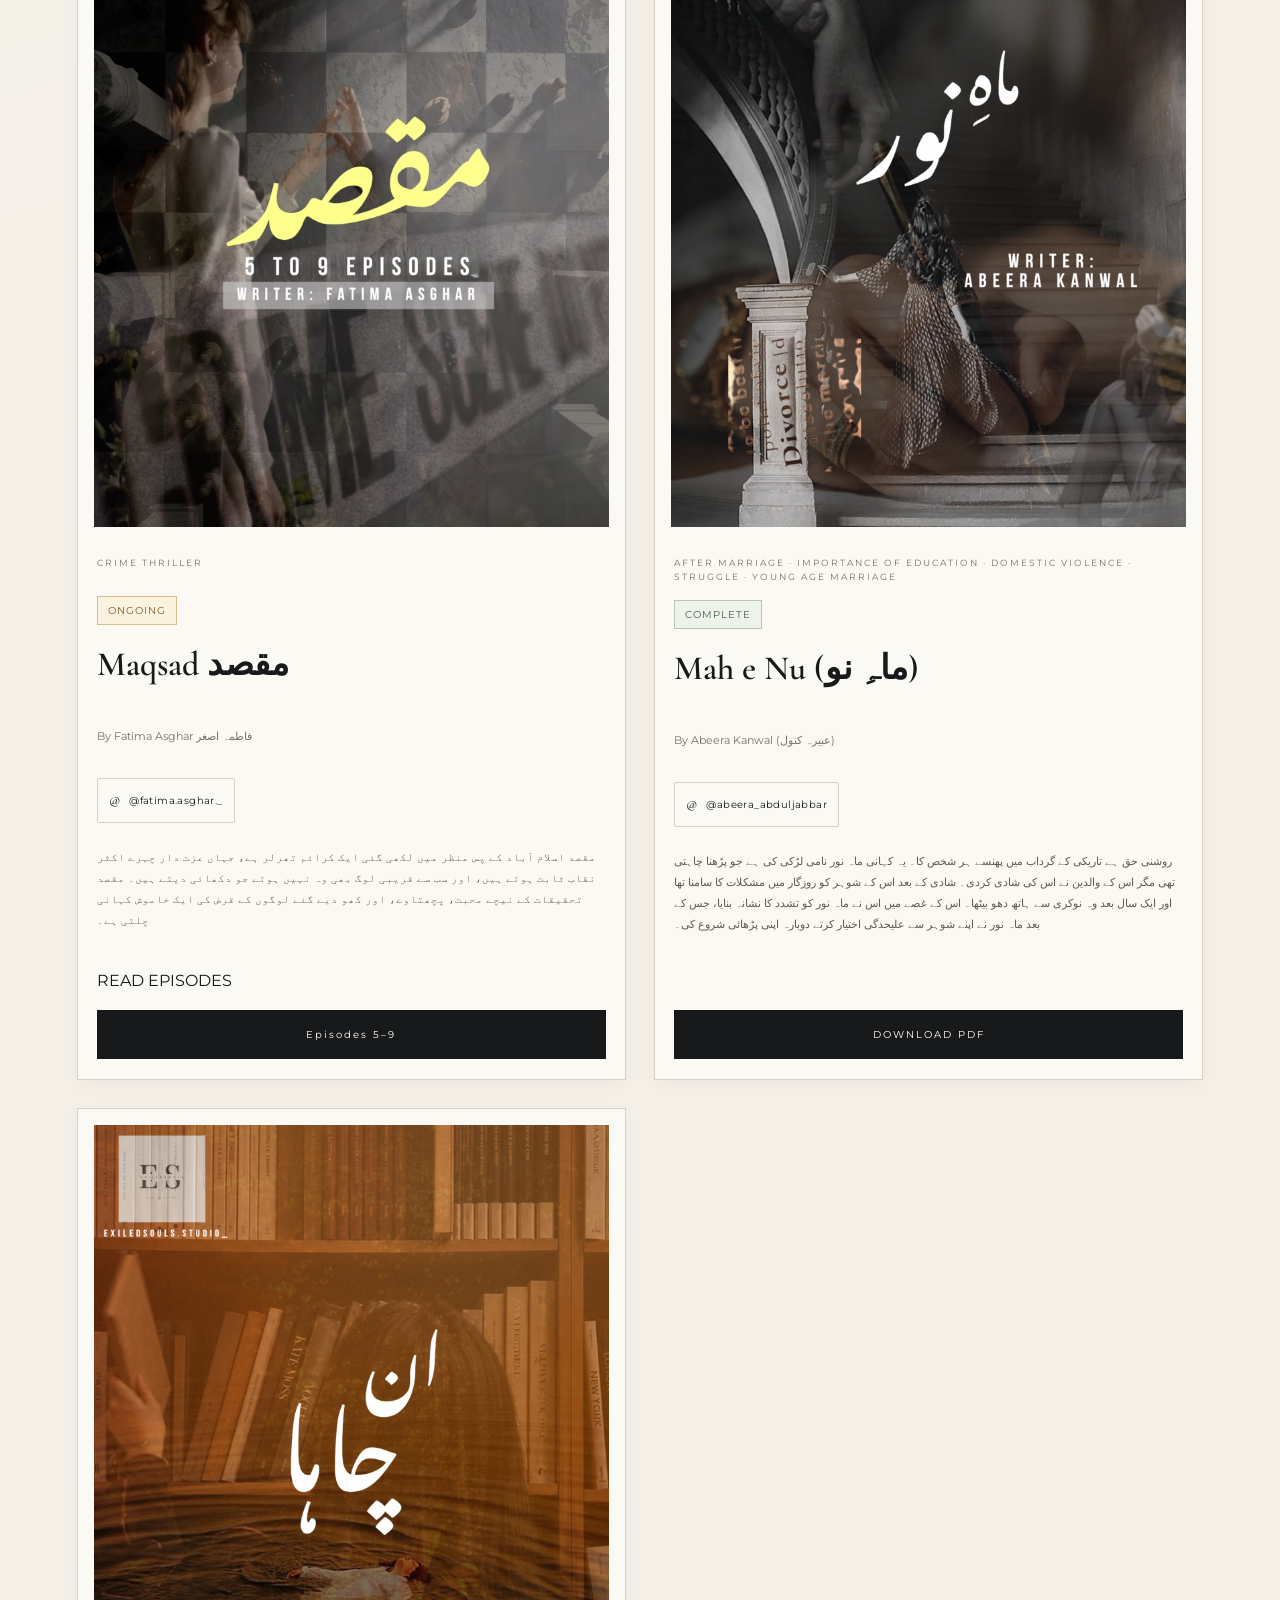
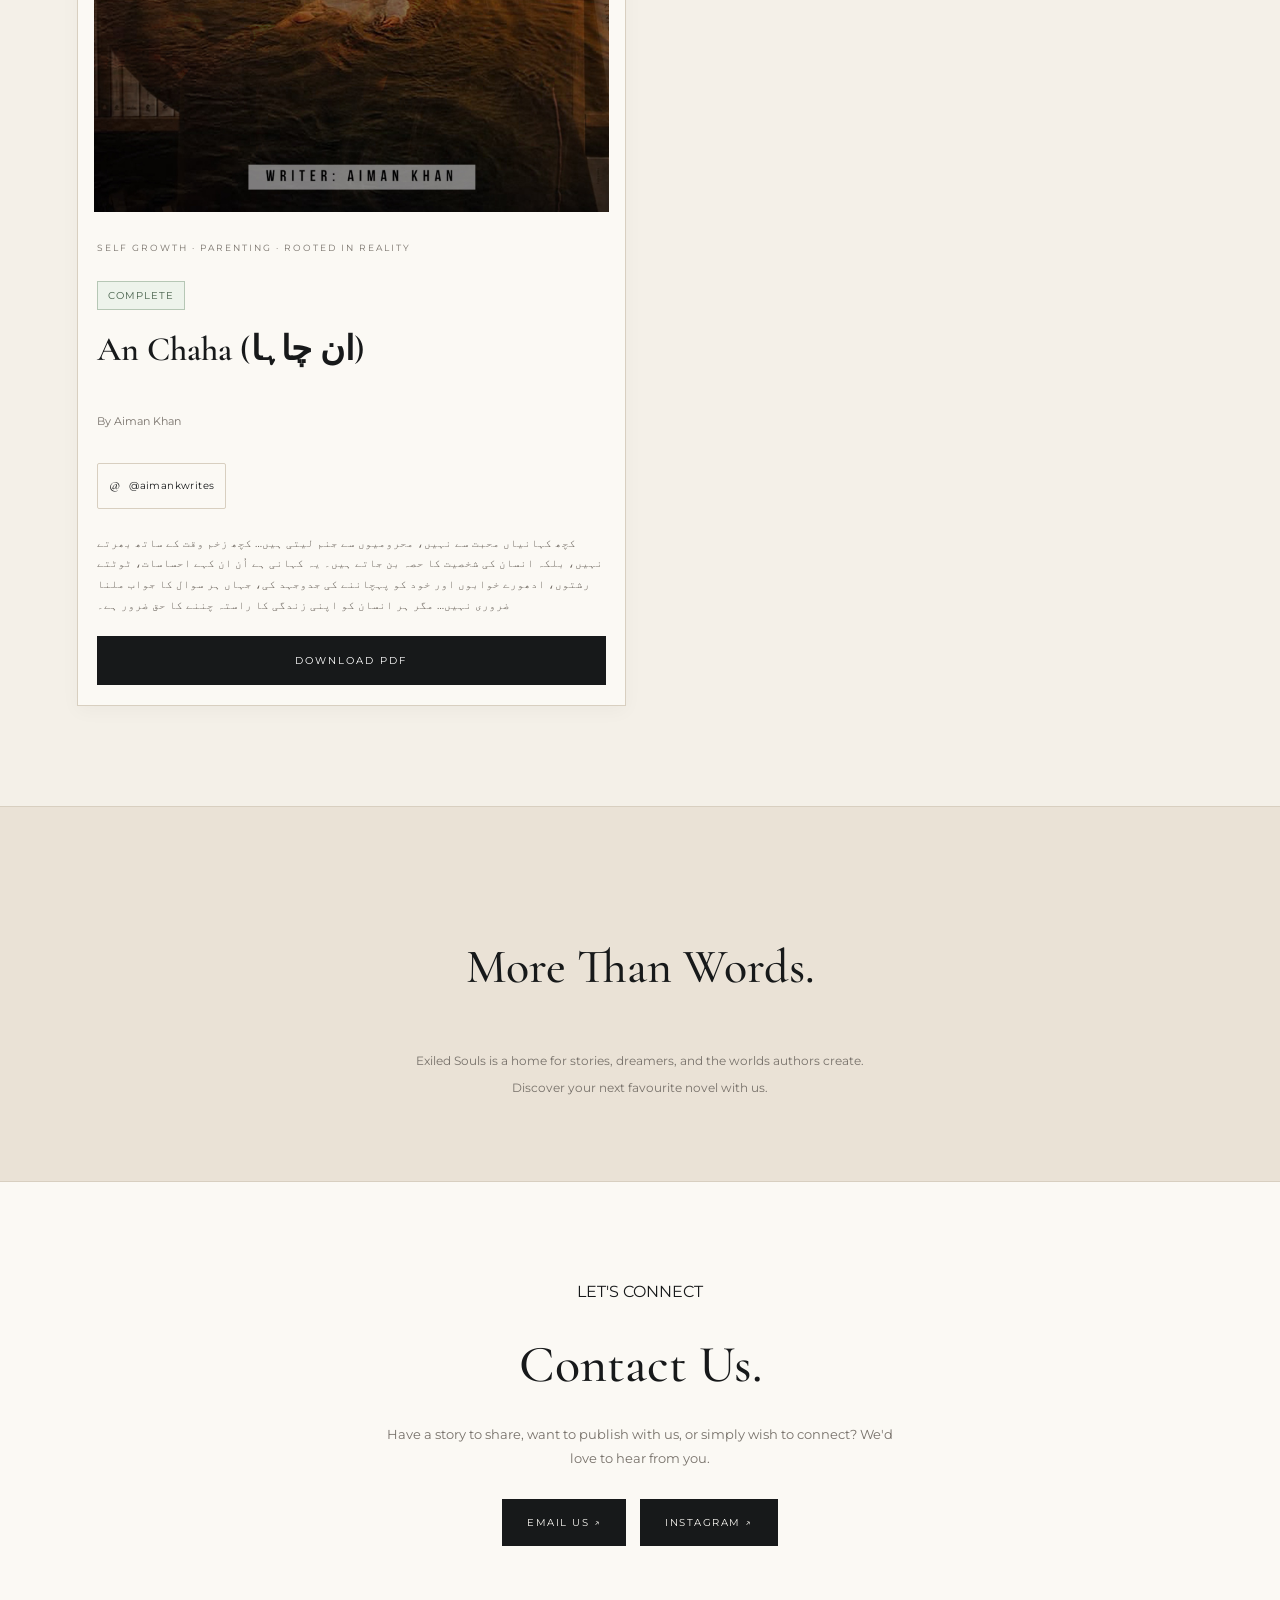
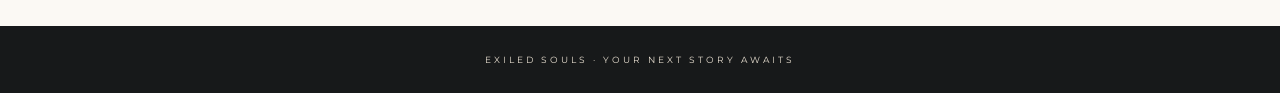
<file: pdf.html>
<!DOCTYPE html>
<html lang="en">
<head>
    <meta charset="UTF-8">
    <meta name="viewport" content="width=device-width, initial-scale=1.0">
 <meta name="google-site-verification" content="h-_jxNSviUxe5yCmOXN_GaTruhsxCDmXx9qnPx2eRf0" />
    <title>Exiled Souls | Your Library</title>

    <link rel="preconnect" href="https://fonts.googleapis.com">
    <link href="https://fonts.googleapis.com/css2?family=Cormorant+Garamond:wght@400;500;600;700&family=Montserrat:wght@300;400;500&display=swap" rel="stylesheet">

    <link rel="stylesheet" href="pdf.css">
</head>
<body>
    <header>
        <div class="brand">EXILED SOULS</div>
        <nav>
            <a href="#home">HOME</a>
            <a href="#library">LIBRARY</a>
            <a href="#about">ABOUT</a>
        </nav>
    </header>

    <main>
        <section class="hero" id="home">
            <p class="eyebrow">A HOME FOR EVERY STORY</p>
            <h1>EXILED SOULS</h1>
            <p>Stories that stay with you.<br>
               Worlds waiting to be discovered.</p>
            <a href="#library" class="explore-btn">EXPLORE THE LIBRARY</a>
        </section>

        <section class="library" id="library">
            <div class="section-heading">
                <h2>The Library</h2>
                <span id="book-count">0 BOOKS</span>
            </div>

            <input type="search" id="search"
                class="search-box"
                placeholder="Search novels or authors..."
                aria-label="Search novels or authors">

            <div class="book-grid" id="book-grid"></div>
        </section>

        <section class="about" id="about">
            <h2>More Than Words.</h2>
            <p>Exiled Souls is a home for stories, dreamers,
            and the worlds authors create. Discover your next
            favourite novel with us.</p>
        </section>
    </main>


    
            <section class="contact" id="contact">
        <p class="eyebrow">LET'S CONNECT</p>
        <h2>Contact Us.</h2>
        <p>
            Have a story to share, want to publish with us,
            or simply wish to connect? We'd love to hear from you.
        </p>

        <div class="contact-links">
           <a href="mailto:exiledsoulsstudio@gmail.com" class="contact-btn">
            EMAIL US ↗
          </a>

         <a href="https://www.instagram.com/exiledsouls.studio_/"
        target="_blank"
       rel="noopener"
       class="contact-btn">
     INSTAGRAM ↗
       </a>
        </div>
    </section>

    <footer>EXILED SOULS · YOUR NEXT STORY AWAITS</footer>


    <script src="pdf.js"></script>
</body>
</html>
</file>
<file: pdf.css>
/* ========================================
   EXILED SOULS — LUXURY EDITORIAL DESIGN
======================================== */

:root {
    --bg: #f4f0e8;
    --card: #fbf9f4;
    --text: #17191a;
    --muted: #77716a;
    --border: #d8cfc0;
    --accent: #17191a;
    --accent-hover: #8a7157;
    --soft-beige: #e9e0d2;
    --white: #ffffff;
}

/* GLOBAL */

* {
    box-sizing: border-box;
}

html {
    scroll-behavior: smooth;
    scroll-padding-top: 20px;
}

body {
    margin: 0;
    background:
        radial-gradient(ellipse at top left, #fffdf8 0%, transparent 55%),
        var(--bg);
    color: var(--text);
    font-family: 'Montserrat', sans-serif;
    line-height: 1.7;
}

/* HEADER */

header {
    position: relative;
    padding: 24px 6%;
    background: rgba(251, 249, 244, 0.94);
    border-bottom: 1px solid var(--border);
}

.brand {
    font-family: 'Cormorant Garamond', serif;
    font-size: 30px;
    letter-spacing: 5px;
    font-weight: 600;
}

nav {
    gap: 28px;
}

nav a {
    font-size: 10px;
    letter-spacing: 2px;
    text-decoration: none;
    color: var(--text);
    transition: color 0.3s ease;
}

nav a:hover {
    color: var(--accent-hover);
}

/* HERO */

.hero {
    position: relative;
    overflow: hidden;
    text-align: left;
    padding: 85px 8% 90px;
    background: linear-gradient(110deg, #f8f5ee 0%, #eee5d7 100%);
    border-bottom: 1px solid var(--border);
}

.hero::after {
    content: "ES";
    position: absolute;
    right: 5%;
    top: 8%;
    font-family: 'Cormorant Garamond', serif;
    font-size: clamp(140px, 24vw, 280px);
    line-height: 1;
    color: rgba(23, 25, 26, 0.045);
    pointer-events: none;
}

.hero .eyebrow {
    position: relative;
    z-index: 1;
    font-size: 10px;
    letter-spacing: 5px;
    color: var(--accent-hover);
    margin-bottom: 25px;
}

.hero h1 {
    position: relative;
    z-index: 1;
    max-width: 700px;
    font-family: 'Cormorant Garamond', serif;
    font-size: clamp(48px, 8vw, 92px);
    font-weight: 500;
    line-height: 0.98;
    letter-spacing: -1px;
}

.hero p {
    position: relative;
    z-index: 1;
    max-width: 420px;
    font-size: 13px;
    line-height: 2;
    color: var(--muted);
    margin-top: 25px;
}

.explore-btn {
    position: relative;
    z-index: 1;
    display: inline-block;
    padding: 16px 28px;
    background: var(--accent);
    color: var(--white);
    border: 1px solid var(--accent);
    text-decoration: none;
    font-size: 10px;
    letter-spacing: 2px;
    transition: all 0.3s ease;
}

.explore-btn:hover {
    background: transparent;
    color: var(--accent);
}

/* LIBRARY */

.library {
    padding: 70px 6% 100px;
}

.section-heading {
    margin-bottom: 30px;
}

.section-heading h2 {
    font-size: 48px;
    font-family: 'Cormorant Garamond', serif;
    font-weight: 500;
}

.section-heading span {
    font-size: 10px;
    letter-spacing: 3px;
}

/* SEARCH */

.search-box {
    width: 100%;
    background: var(--card);
    border: 1px solid var(--border);
    border-radius: 0;
    padding: 17px 20px;
    font-family: inherit;
    font-size: 12px;
    color: var(--text);
    outline: none;
}

.search-box:focus {
    border-color: var(--accent);
    box-shadow: 0 0 0 3px #17191a0a;
}

/* NOVEL GRID — DESKTOP */

.book-grid {
    display: grid;
    grid-template-columns: repeat(2, minmax(0, 1fr));
    gap: 28px;
    align-items: stretch;
}

.book-card {
    display: flex;
    flex-direction: column;
    min-width: 0;
    height: 100%;
    padding: 16px;
    background: var(--card);
    border: 1px solid var(--border);
    box-shadow: 0 5px 18px rgba(40, 32, 20, 0.035);
    transition: transform 0.3s ease, box-shadow 0.3s ease;
}

.book-card:hover {
    transform: translateY(-4px);
    box-shadow: 0 12px 30px rgba(40, 32, 20, 0.09);
}

/* BOOK COVERS */

.book-cover,
.cover-placeholder {
    display: block;
    width: 100%;
    aspect-ratio: 3 / 4;
    object-fit: cover;
    flex-shrink: 0;
}

.cover-placeholder {
    display: flex;
    justify-content: center;
    align-items: center;
    flex-direction: column;
    background: var(--soft-beige);
    border: 1px solid var(--border);
    text-align: center;
    padding: 12px;
}

.cover-placeholder .cover-title {
    font-family: 'Cormorant Garamond', serif;
    font-size: 26px;
}

/* CARD DETAILS */

.book-info {
    display: flex;
    flex-direction: column;
    flex: 1;
    min-width: 0;
    width: 100%;
    padding: 20px 3px 4px;
}

.genre {
    min-height: 2.8em;
    font-size: 9px;
    letter-spacing: 2px;
    line-height: 1.6;
    color: var(--muted);
    text-transform: uppercase;
}

.book-info h3 {
    font-family: 'Cormorant Garamond', serif;
    font-size: clamp(22px, 3vw, 34px);
    line-height: 1.15;
    font-weight: 600;
    margin-top: 8px;
    overflow-wrap: anywhere;
}

.author {
    min-height: 28px;
    font-size: 11px;
    color: var(--muted);
    margin-top: 9px;
}

/* INSTAGRAM */

.instagram-link {
    display: inline-flex;
    align-items: center;
    align-self: flex-start;
    max-width: 100%;
    overflow-wrap: anywhere;
    margin-top: 12px;
    margin-bottom: 12px;
    padding: 8px 11px;
    border: 1px solid var(--border);
    border-radius: 2px;
    color: var(--text);
    font-size: 10px;
    letter-spacing: 0.4px;
    text-decoration: none;
    transition: all 0.3s ease;
}

.instagram-link::before {
    content: "@";
    font-family: 'Cormorant Garamond', serif;
    font-size: 16px;
    margin-right: 8px;
}

.instagram-link:hover {
    background: var(--accent);
    color: var(--white);
    border-color: var(--accent);
}

/* DESCRIPTION */

.description {
    flex: 1;
    font-size: 11px;
    line-height: 1.9;
    color: #625b53;
    margin-top: 12px;
    margin-bottom: 20px;
}

/* DOWNLOAD BUTTON */

.download-btn {
    display: block;
    width: 100%;
    box-sizing: border-box;
    margin-top: auto;
    margin-left: 0;
    margin-right: 0;
    padding: 15px 8px;
    background: var(--accent);
    border: 1px solid var(--accent);
    border-radius: 0;
    color: var(--white);
    text-align: center;
    text-decoration: none;
    font-family: inherit;
    font-size: 10px;
    letter-spacing: 2px;
    transition: all 0.3s ease;
}

.download-btn:hover {
    background: transparent;
    color: var(--accent);
}

/* ABOUT */

.about {
    position: relative;
    padding: 80px 8%;
    background: #eae2d6;
    border-top: 1px solid var(--border);
    text-align: center;
}

.about h2 {
    font-family: 'Cormorant Garamond', serif;
    font-size: 48px;
    font-weight: 500;
}

.about p {
    max-width: 480px;
    margin: 20px auto 0;
    color: var(--muted);
    font-size: 12px;
    line-height: 2.2;
}

/* FOOTER */

footer {
    padding: 26px 15px;
    background: var(--text);
    color: #e8dfd1;
    text-align: center;
    font-size: 9px;
    letter-spacing: 3px;
}

/* TABLET */

@media screen and (max-width: 900px) {
    .library {
        padding-left: 5%;
        padding-right: 5%;
    }

    .book-grid {
        gap: 20px;
    }
}

/* MOBILE */

@media screen and (max-width: 600px) {
    header {
        padding: 20px 5%;
        gap: 12px;
    }

    .brand {
        font-size: 21px;
        letter-spacing: 3px;
    }

    nav {
        gap: 13px;
    }

    nav a {
        font-size: 9px;
        letter-spacing: 0.8px;
    }

    /* HERO */

    .hero {
        padding: 65px 7% 70px;
    }

    .hero h1 {
        font-size: clamp(43px, 12vw, 66px);
        letter-spacing: -0.5px;
    }

    .hero .eyebrow {
        letter-spacing: 3px;
    }

    .hero p {
        font-size: 12px;
    }

    /* LIBRARY */

    .library {
        padding: 45px 5% 65px;
    }

    .section-heading h2 {
        font-size: 36px;
    }

    /* ONE LARGE CARD PER ROW */

    .book-grid {
        grid-template-columns: minmax(0, 1fr);
        gap: 24px;
    }

    .book-card {
        width: 100%;
        min-width: 0;
        padding: 16px;
        border-radius: 3px;
    }

    .book-cover,
    .cover-placeholder {
        width: 100%;
        aspect-ratio: 3 / 4;
        object-fit: cover;
    }

    /* CARD DETAILS */

    .book-info {
        width: 100%;
        padding: 16px 4px 4px;
    }

    .genre {
        min-height: auto;
        font-size: 10px;
        letter-spacing: 1px;
        line-height: 1.7;
    }

    .book-info h3 {
        font-size: 30px;
        line-height: 1.2;
        overflow-wrap: anywhere;
    }

    .author {
        min-height: auto;
        font-size: 11px;
    }

    /* INSTAGRAM */

    .instagram-link {
        padding: 8px 10px;
        font-size: 10px;
        letter-spacing: 0;
        margin-top: 10px;
        margin-bottom: 10px;
    }

    /* DESCRIPTION */

    .description {
        font-size: 12px;
        line-height: 1.8;
        margin-top: 10px;
        margin-bottom: 18px;
    }

    /* DOWNLOAD BUTTON */

    .download-btn {
        display: block;
        width: 100%;
        box-sizing: border-box;
        margin: auto 0 0;
        padding: 15px 10px;
        font-size: 10px;
        letter-spacing: 1px;
        text-align: center;
        white-space: normal;
    }

    .cover-placeholder .cover-title {
        font-size: 25px;
    }

    /* ABOUT */

    .about {
        padding: 55px 7%;
    }

    .about h2 {
        font-size: 36px;
    }

    .about p {
        font-size: 12px;
    }

    /* FOOTER */

    footer {
        font-size: 8px;
        letter-spacing: 2px;
        line-height: 2;
    }
}

/* SMALL PHONES */

@media screen and (max-width: 360px) {
    .brand {
        font-size: 18px;
        letter-spacing: 2px;
    }

    nav {
        gap: 9px;
    }

    nav a {
        font-size: 8px;
        letter-spacing: 0.4px;
    }

    .book-info h3 {
        font-size: 26px;
    }

    .download-btn {
        font-size: 9px;
        letter-spacing: 0.5px;
    }
}

/* ACCESSIBILITY */

a:focus-visible,
input:focus-visible {
    outline: 2px solid var(--accent-hover);
    outline-offset: 3px;
}

::selection {
    background: var(--accent);
    color: var(--white);
} 


/* CONTACT US */
.contact {
    padding: 80px 20px;
    text-align: center;
    background: #FBF9F4;
    border-top: 1px solid #D8CFC0;
}

.contact h2 {
    font-family: 'Cormorant Garamond', serif;
    font-size: clamp(36px, 5vw, 52px);
    font-weight: 500;
    color: #17191A;
    margin: 12px 0;
}

.contact > p:not(.eyebrow) {
    max-width: 520px;
    margin: 0 auto 28px;
    color: #77716A;
    font-size: 13px;
    line-height: 1.9;
}

.contact-links {
    display: flex;
    justify-content: center;
    flex-wrap: wrap;
    gap: 14px;
}

.contact-btn {
    display: inline-block;
    padding: 14px 24px;
    background: #17191A;
    color: #FBF9F4;
    border: 1px solid #17191A;
    text-decoration: none;
    font-family: 'Montserrat', sans-serif;
    font-size: 10px;
    letter-spacing: 1.5px;
    transition: all 0.3s ease;
}

.contact-btn:hover {
    background: transparent;
    color: #17191A;
}

@media (max-width: 600px) {
    .contact {
        padding: 55px 18px;
    }

    .contact-links {
        flex-direction: column;
        align-items: stretch;
    }

    .contact-btn {
        text-align: center;
    }
} 
.book-status {
    display: inline-block;
    width: fit-content;
    padding: 5px 10px;
    margin: 6px 0 12px;
    font-size: 10px;
    letter-spacing: 1px;
    text-transform: uppercase;
    border: 1px solid #b9a58a;
    color: #6d563c;
    background: #f5eee3;
}

.book-status.ongoing {
    color: #805d25;
    border-color: #d8bd8b;
    background: #fbf2df;
}

.book-status.complete {
    color: #46604a;
    border-color: #b6c7b5;
    background: #edf3eb;
}
</file>
